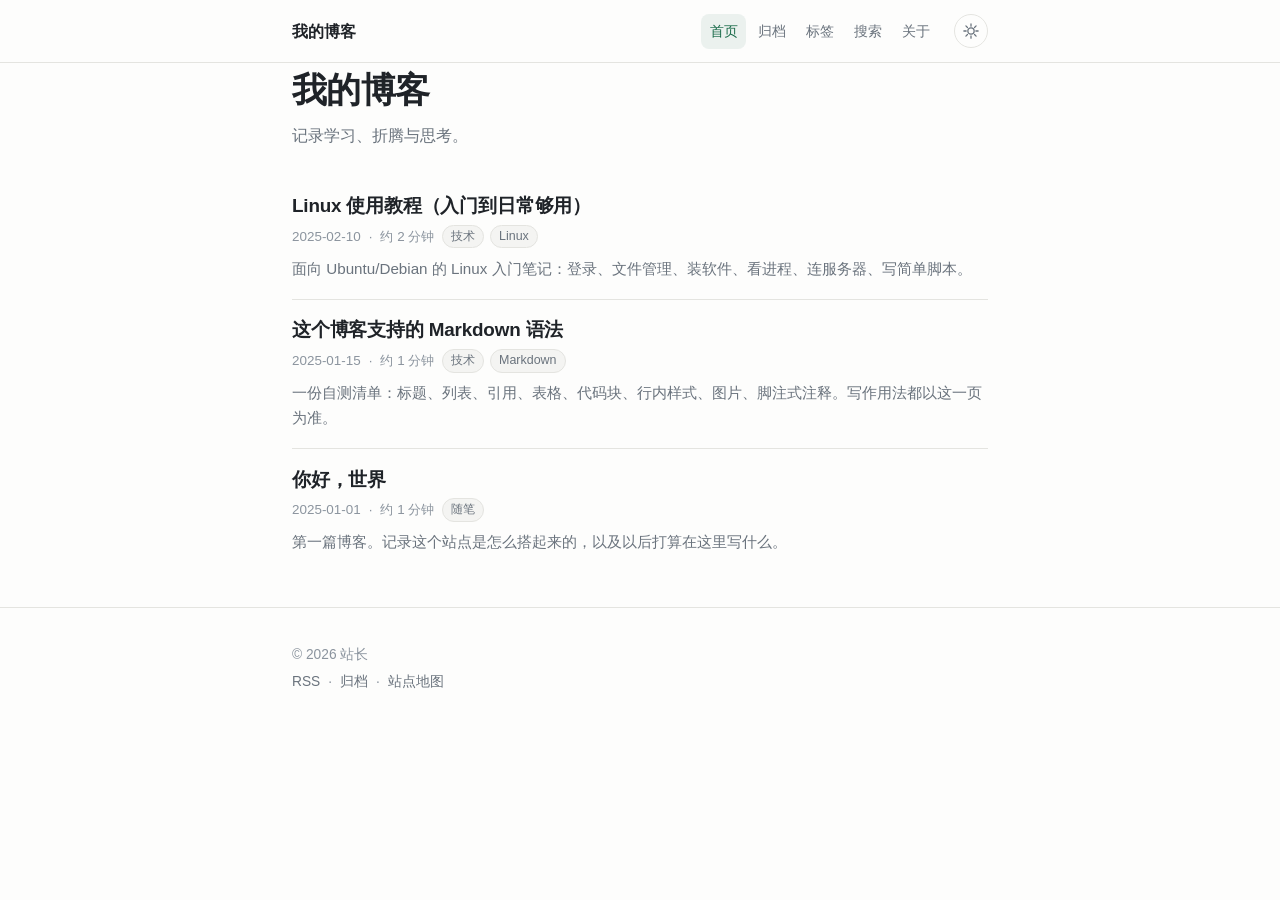
<file: my-blog/public/index.html>
<!DOCTYPE html>
<html lang="zh-CN" data-theme="light">
<head>
<meta charset="utf-8">
<meta name="viewport" content="width=device-width, initial-scale=1">
<title>我的博客</title>
<meta name="description" content="记录学习、折腾与思考。">

<meta property="og:type" content="website">
<meta property="og:title" content="我的博客">
<meta property="og:description" content="记录学习、折腾与思考。">
<meta name="theme-color" content="#ffffff" media="(prefers-color-scheme: light)">
<meta name="theme-color" content="#0f1115" media="(prefers-color-scheme: dark)">
<link rel="stylesheet" href="style.css">
<link rel="alternate" type="application/rss+xml" title="我的博客" href="feed.xml">
<script>(function(){try{var t=localStorage.getItem("theme");if(!t){t=window.matchMedia("(prefers-color-scheme: dark)").matches?"dark":"light";}document.documentElement.dataset.theme=t;}catch(e){}})();</script>
</head>
<body>
<a class="skip" href="#main">跳到正文</a>
<header class="site-header">
  <div class="wrap header-inner">
    <a class="brand" href="index.html">我的博客</a>
    <nav class="nav"><a href="index.html" class="active">首页</a><a href="archive.html">归档</a><a href="tags/index.html">标签</a><a href="search.html">搜索</a><a href="about.html">关于</a></nav>
    <button class="theme-toggle" id="theme-toggle" type="button" aria-label="切换深浅色">
      <svg class="icon-sun" viewBox="0 0 24 24" width="18" height="18" aria-hidden="true"><circle cx="12" cy="12" r="4.2"/><path d="M12 2.5v3M12 18.5v3M2.5 12h3M18.5 12h3M5.2 5.2l2.1 2.1M16.7 16.7l2.1 2.1M18.8 5.2l-2.1 2.1M7.3 16.7l-2.1 2.1"/></svg>
      <svg class="icon-moon" viewBox="0 0 24 24" width="18" height="18" aria-hidden="true"><path d="M20 14.5A8.5 8.5 0 0 1 9.5 4a8.5 8.5 0 1 0 10.5 10.5z"/></svg>
    </button>
  </div>
</header>
<main id="main" class="wrap">
<section class="hero"><h1>我的博客</h1><p class="hero-desc">记录学习、折腾与思考。</p></section><ul class="post-list"><li class="post-item"><a class="post-link" href="posts/linux-tutorial.html"><h2>Linux 使用教程（入门到日常够用）</h2></a><div class="post-meta"><time datetime="2025-02-10">2025-02-10</time><span>·</span><span>约 2 分钟</span><div class="chips"><a class="chip" href="tags/技术.html">技术</a><a class="chip" href="tags/linux.html">Linux</a></div></div><p class="summary">面向 Ubuntu/Debian 的 Linux 入门笔记：登录、文件管理、装软件、看进程、连服务器、写简单脚本。</p></li><li class="post-item"><a class="post-link" href="posts/markdown-cheatsheet.html"><h2>这个博客支持的 Markdown 语法</h2></a><div class="post-meta"><time datetime="2025-01-15">2025-01-15</time><span>·</span><span>约 1 分钟</span><div class="chips"><a class="chip" href="tags/技术.html">技术</a><a class="chip" href="tags/markdown.html">Markdown</a></div></div><p class="summary">一份自测清单：标题、列表、引用、表格、代码块、行内样式、图片、脚注式注释。写作用法都以这一页为准。</p></li><li class="post-item"><a class="post-link" href="posts/hello-world.html"><h2>你好，世界</h2></a><div class="post-meta"><time datetime="2025-01-01">2025-01-01</time><span>·</span><span>约 1 分钟</span><div class="chips"><a class="chip" href="tags/随笔.html">随笔</a></div></div><p class="summary">第一篇博客。记录这个站点是怎么搭起来的，以及以后打算在这里写什么。</p></li></ul>
</main>
<footer class="site-footer">
  <div class="wrap">
    <p>&copy; 2026 站长</p>
    <p class="footer-links"><a href="feed.xml">RSS</a><span>·</span><a href="archive.html">归档</a><span>·</span><a href="sitemap.xml">站点地图</a></p>
  </div>
</footer>
<script src="app.js" defer></script>
</body>
</html>
</file>
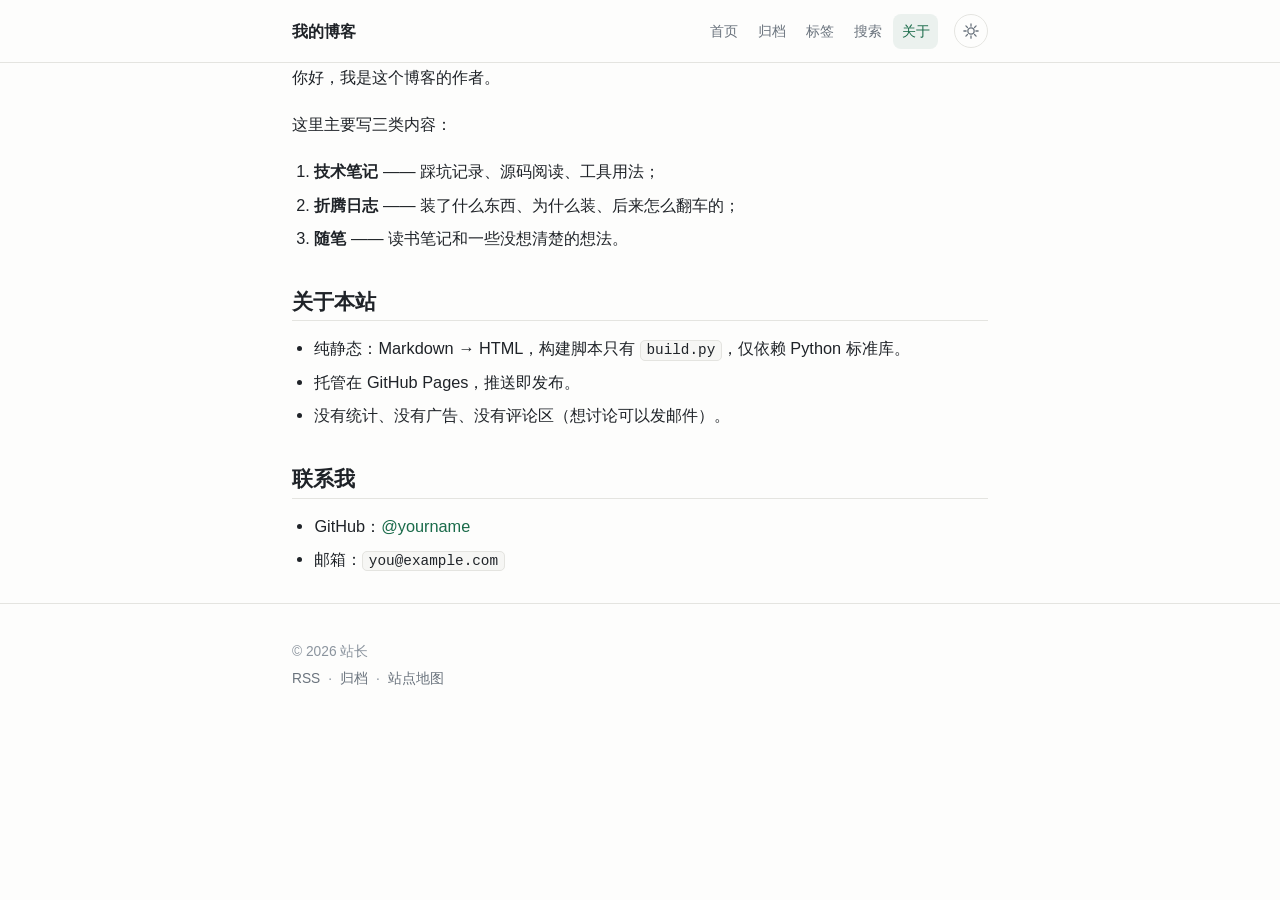
<file: my-blog/public/about.html>
<!DOCTYPE html>
<html lang="zh-CN" data-theme="light">
<head>
<meta charset="utf-8">
<meta name="viewport" content="width=device-width, initial-scale=1">
<title>关于 | 我的博客</title>
<meta name="description" content="记录学习、折腾与思考。">

<meta property="og:type" content="website">
<meta property="og:title" content="关于 | 我的博客">
<meta property="og:description" content="记录学习、折腾与思考。">
<meta name="theme-color" content="#ffffff" media="(prefers-color-scheme: light)">
<meta name="theme-color" content="#0f1115" media="(prefers-color-scheme: dark)">
<link rel="stylesheet" href="style.css">
<link rel="alternate" type="application/rss+xml" title="我的博客" href="feed.xml">
<script>(function(){try{var t=localStorage.getItem("theme");if(!t){t=window.matchMedia("(prefers-color-scheme: dark)").matches?"dark":"light";}document.documentElement.dataset.theme=t;}catch(e){}})();</script>
</head>
<body>
<a class="skip" href="#main">跳到正文</a>
<header class="site-header">
  <div class="wrap header-inner">
    <a class="brand" href="index.html">我的博客</a>
    <nav class="nav"><a href="index.html">首页</a><a href="archive.html">归档</a><a href="tags/index.html">标签</a><a href="search.html">搜索</a><a href="about.html" class="active">关于</a></nav>
    <button class="theme-toggle" id="theme-toggle" type="button" aria-label="切换深浅色">
      <svg class="icon-sun" viewBox="0 0 24 24" width="18" height="18" aria-hidden="true"><circle cx="12" cy="12" r="4.2"/><path d="M12 2.5v3M12 18.5v3M2.5 12h3M18.5 12h3M5.2 5.2l2.1 2.1M16.7 16.7l2.1 2.1M18.8 5.2l-2.1 2.1M7.3 16.7l-2.1 2.1"/></svg>
      <svg class="icon-moon" viewBox="0 0 24 24" width="18" height="18" aria-hidden="true"><path d="M20 14.5A8.5 8.5 0 0 1 9.5 4a8.5 8.5 0 1 0 10.5 10.5z"/></svg>
    </button>
  </div>
</header>
<main id="main" class="wrap">
<article class="post"><div class="post-body"><p>你好，我是这个博客的作者。</p>
<p>这里主要写三类内容：</p>
<ol><li><strong>技术笔记</strong> —— 踩坑记录、源码阅读、工具用法；</li><li><strong>折腾日志</strong> —— 装了什么东西、为什么装、后来怎么翻车的；</li><li><strong>随笔</strong> —— 读书笔记和一些没想清楚的想法。</li></ol>
<h2 id="关于本站">关于本站</h2>
<ul><li>纯静态：Markdown → HTML，构建脚本只有 <code>build.py</code>，仅依赖 Python 标准库。</li><li>托管在 GitHub Pages，推送即发布。</li><li>没有统计、没有广告、没有评论区（想讨论可以发邮件）。</li></ul>
<h2 id="联系我">联系我</h2>
<ul><li>GitHub：<a href="https://github.com/yourname" rel="noopener">@yourname</a></li><li>邮箱：<code>you@example.com</code></li></ul></div></article>
</main>
<footer class="site-footer">
  <div class="wrap">
    <p>&copy; 2026 站长</p>
    <p class="footer-links"><a href="feed.xml">RSS</a><span>·</span><a href="archive.html">归档</a><span>·</span><a href="sitemap.xml">站点地图</a></p>
  </div>
</footer>
<script src="app.js" defer></script>
</body>
</html>
</file>
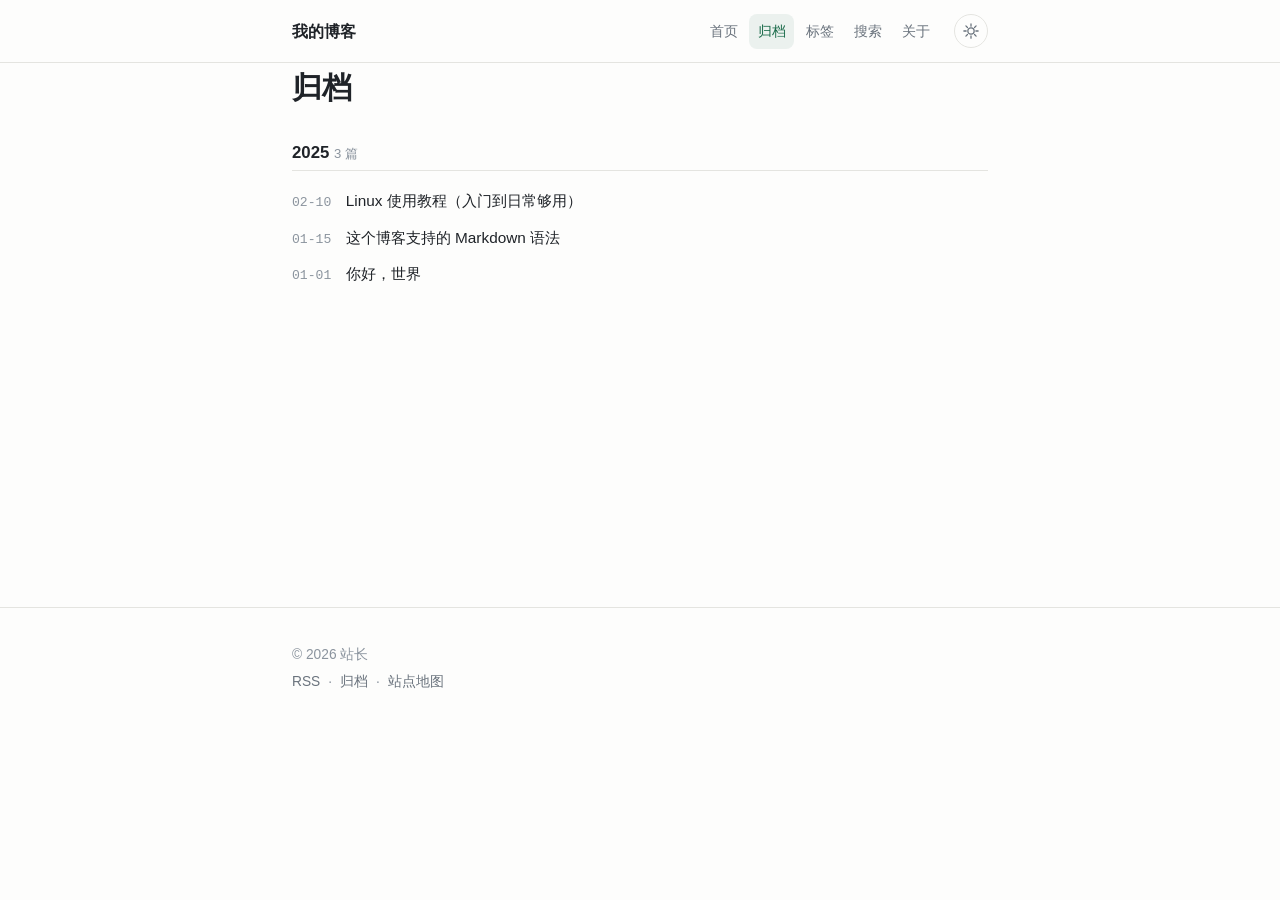
<file: my-blog/public/archive.html>
<!DOCTYPE html>
<html lang="zh-CN" data-theme="light">
<head>
<meta charset="utf-8">
<meta name="viewport" content="width=device-width, initial-scale=1">
<title>归档 | 我的博客</title>
<meta name="description" content="记录学习、折腾与思考。">

<meta property="og:type" content="website">
<meta property="og:title" content="归档 | 我的博客">
<meta property="og:description" content="记录学习、折腾与思考。">
<meta name="theme-color" content="#ffffff" media="(prefers-color-scheme: light)">
<meta name="theme-color" content="#0f1115" media="(prefers-color-scheme: dark)">
<link rel="stylesheet" href="style.css">
<link rel="alternate" type="application/rss+xml" title="我的博客" href="feed.xml">
<script>(function(){try{var t=localStorage.getItem("theme");if(!t){t=window.matchMedia("(prefers-color-scheme: dark)").matches?"dark":"light";}document.documentElement.dataset.theme=t;}catch(e){}})();</script>
</head>
<body>
<a class="skip" href="#main">跳到正文</a>
<header class="site-header">
  <div class="wrap header-inner">
    <a class="brand" href="index.html">我的博客</a>
    <nav class="nav"><a href="index.html">首页</a><a href="archive.html" class="active">归档</a><a href="tags/index.html">标签</a><a href="search.html">搜索</a><a href="about.html">关于</a></nav>
    <button class="theme-toggle" id="theme-toggle" type="button" aria-label="切换深浅色">
      <svg class="icon-sun" viewBox="0 0 24 24" width="18" height="18" aria-hidden="true"><circle cx="12" cy="12" r="4.2"/><path d="M12 2.5v3M12 18.5v3M2.5 12h3M18.5 12h3M5.2 5.2l2.1 2.1M16.7 16.7l2.1 2.1M18.8 5.2l-2.1 2.1M7.3 16.7l-2.1 2.1"/></svg>
      <svg class="icon-moon" viewBox="0 0 24 24" width="18" height="18" aria-hidden="true"><path d="M20 14.5A8.5 8.5 0 0 1 9.5 4a8.5 8.5 0 1 0 10.5 10.5z"/></svg>
    </button>
  </div>
</header>
<main id="main" class="wrap">
<h1>归档</h1><section class="year-group"><h2>2025 <span class="count">3 篇</span></h2><ul><li><time datetime="2025-02-10">02-10</time><a href="posts/linux-tutorial.html">Linux 使用教程（入门到日常够用）</a></li><li><time datetime="2025-01-15">01-15</time><a href="posts/markdown-cheatsheet.html">这个博客支持的 Markdown 语法</a></li><li><time datetime="2025-01-01">01-01</time><a href="posts/hello-world.html">你好，世界</a></li></ul></section>
</main>
<footer class="site-footer">
  <div class="wrap">
    <p>&copy; 2026 站长</p>
    <p class="footer-links"><a href="feed.xml">RSS</a><span>·</span><a href="archive.html">归档</a><span>·</span><a href="sitemap.xml">站点地图</a></p>
  </div>
</footer>
<script src="app.js" defer></script>
</body>
</html>
</file>
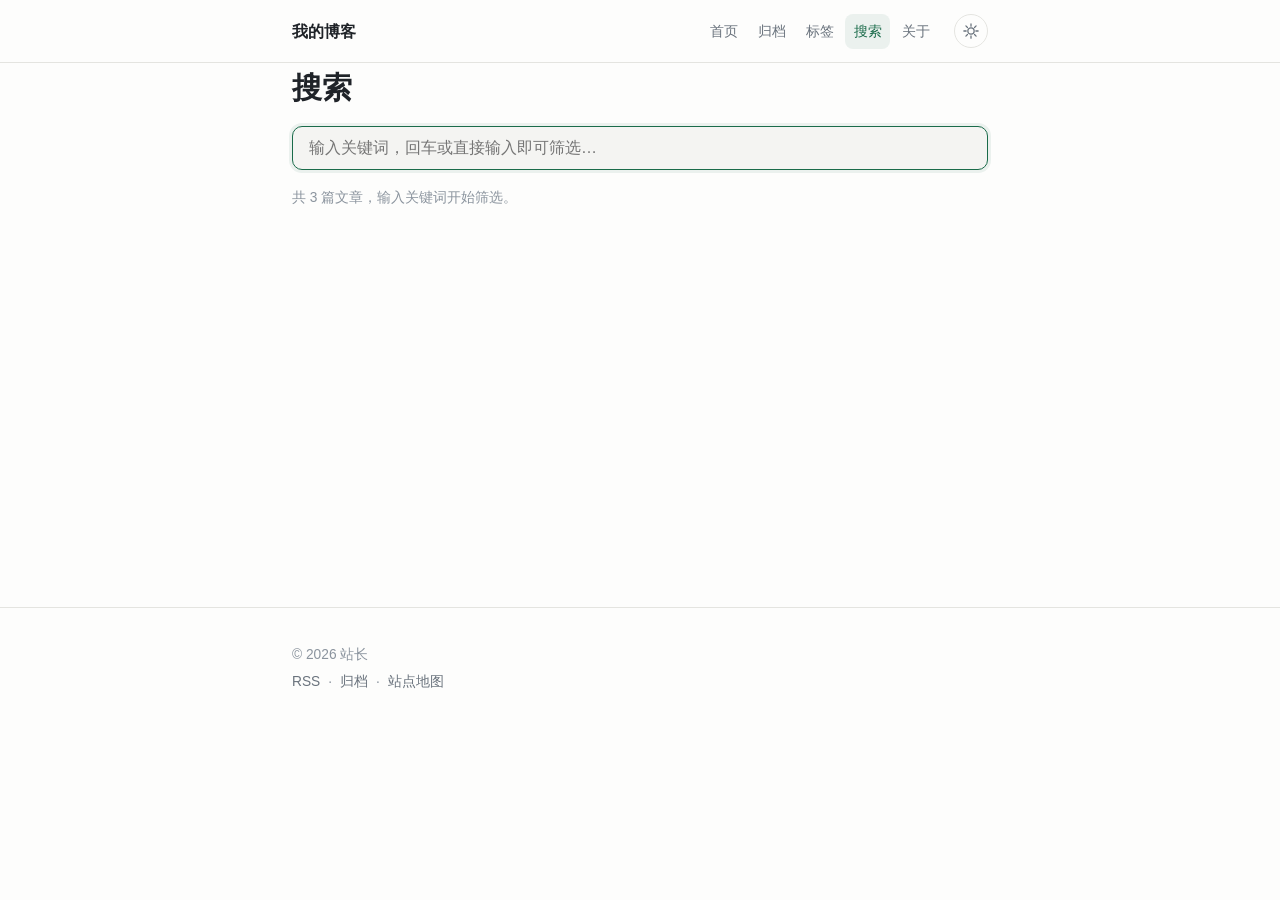
<file: my-blog/public/search.html>
<!DOCTYPE html>
<html lang="zh-CN" data-theme="light">
<head>
<meta charset="utf-8">
<meta name="viewport" content="width=device-width, initial-scale=1">
<title>搜索 | 我的博客</title>
<meta name="description" content="记录学习、折腾与思考。">

<meta property="og:type" content="website">
<meta property="og:title" content="搜索 | 我的博客">
<meta property="og:description" content="记录学习、折腾与思考。">
<meta name="theme-color" content="#ffffff" media="(prefers-color-scheme: light)">
<meta name="theme-color" content="#0f1115" media="(prefers-color-scheme: dark)">
<link rel="stylesheet" href="style.css">
<link rel="alternate" type="application/rss+xml" title="我的博客" href="feed.xml">
<script>(function(){try{var t=localStorage.getItem("theme");if(!t){t=window.matchMedia("(prefers-color-scheme: dark)").matches?"dark":"light";}document.documentElement.dataset.theme=t;}catch(e){}})();</script>
</head>
<body>
<a class="skip" href="#main">跳到正文</a>
<header class="site-header">
  <div class="wrap header-inner">
    <a class="brand" href="index.html">我的博客</a>
    <nav class="nav"><a href="index.html">首页</a><a href="archive.html">归档</a><a href="tags/index.html">标签</a><a href="search.html" class="active">搜索</a><a href="about.html">关于</a></nav>
    <button class="theme-toggle" id="theme-toggle" type="button" aria-label="切换深浅色">
      <svg class="icon-sun" viewBox="0 0 24 24" width="18" height="18" aria-hidden="true"><circle cx="12" cy="12" r="4.2"/><path d="M12 2.5v3M12 18.5v3M2.5 12h3M18.5 12h3M5.2 5.2l2.1 2.1M16.7 16.7l2.1 2.1M18.8 5.2l-2.1 2.1M7.3 16.7l-2.1 2.1"/></svg>
      <svg class="icon-moon" viewBox="0 0 24 24" width="18" height="18" aria-hidden="true"><path d="M20 14.5A8.5 8.5 0 0 1 9.5 4a8.5 8.5 0 1 0 10.5 10.5z"/></svg>
    </button>
  </div>
</header>
<main id="main" class="wrap">
<h1>搜索</h1>
<form class="search-form" role="search" onsubmit="return false">
  <input id="search-input" type="search" placeholder="输入关键词，回车或直接输入即可筛选…" autocomplete="off" autofocus>
</form>
<p class="search-hint" id="search-hint"></p>
<ul class="post-list" id="search-results"></ul>
</main>
<footer class="site-footer">
  <div class="wrap">
    <p>&copy; 2026 站长</p>
    <p class="footer-links"><a href="feed.xml">RSS</a><span>·</span><a href="archive.html">归档</a><span>·</span><a href="sitemap.xml">站点地图</a></p>
  </div>
</footer>
<script src="app.js" defer></script>
</body>
</html>
</file>
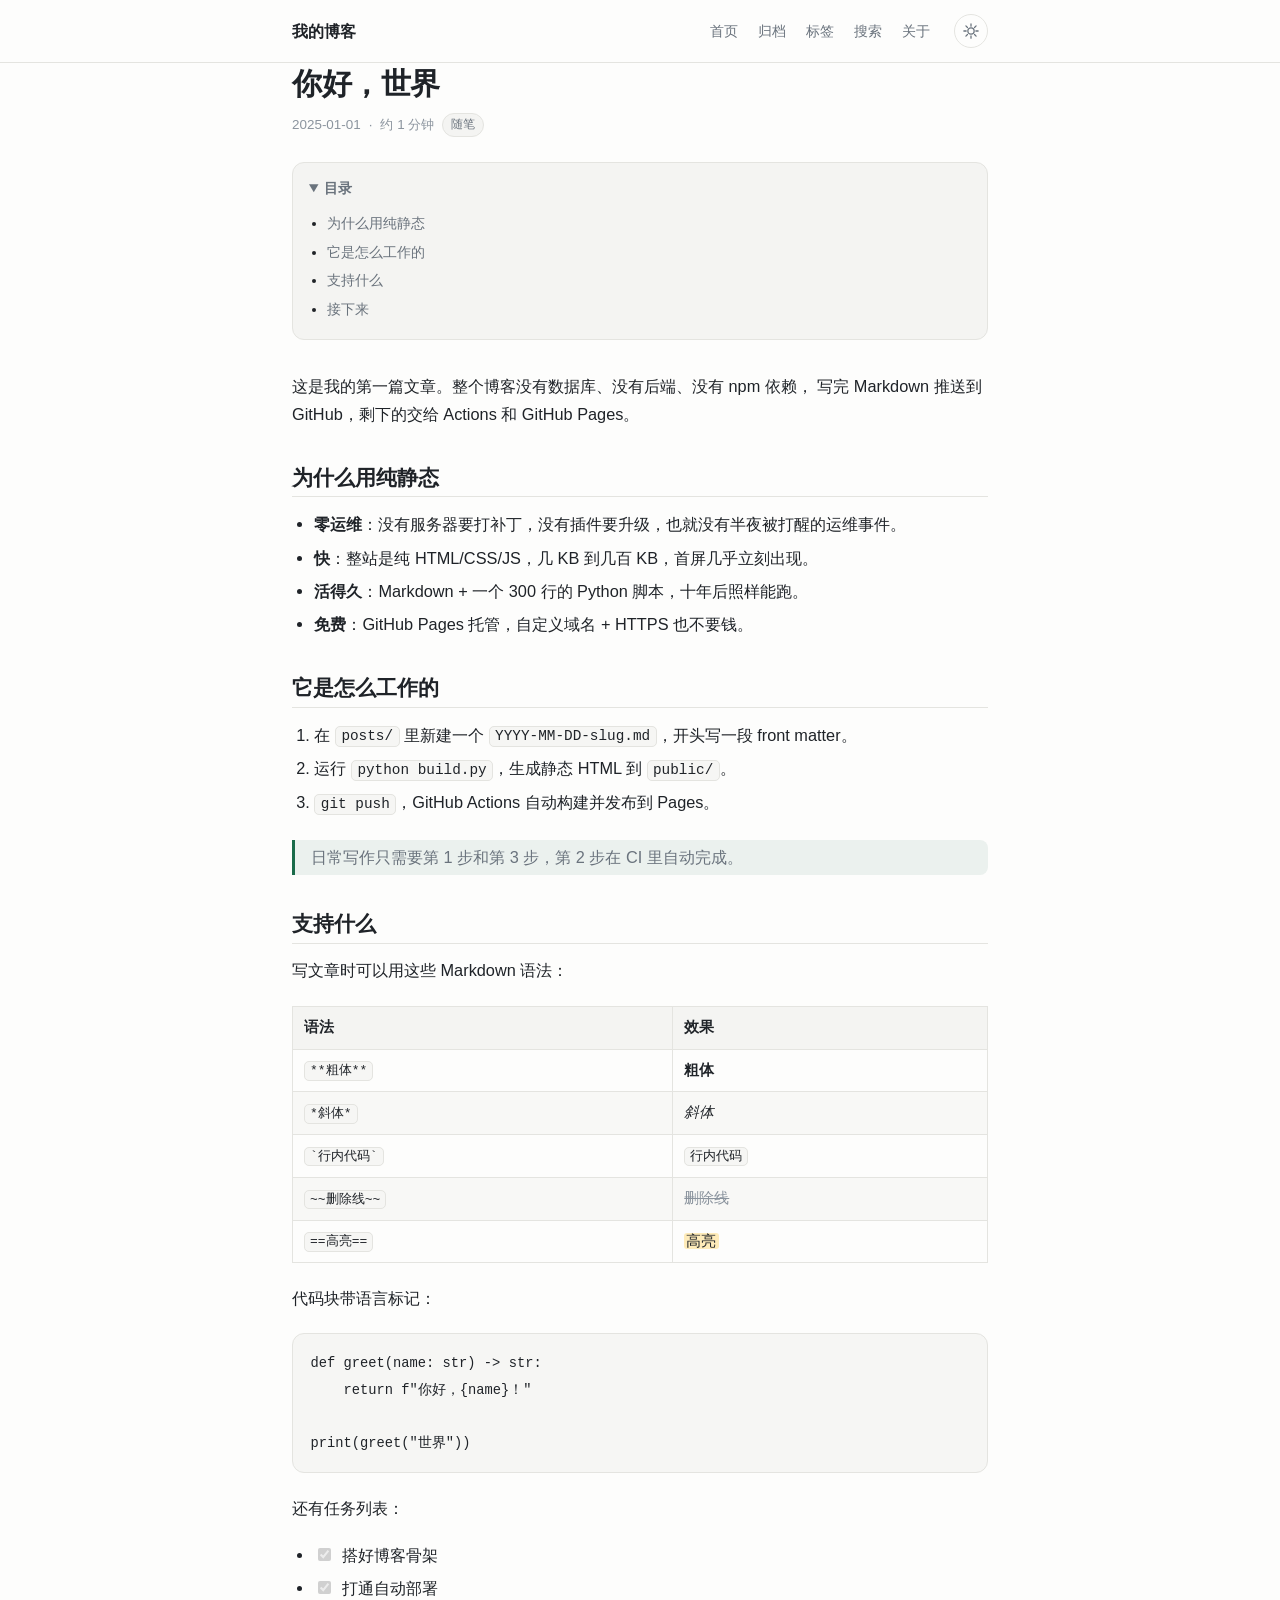
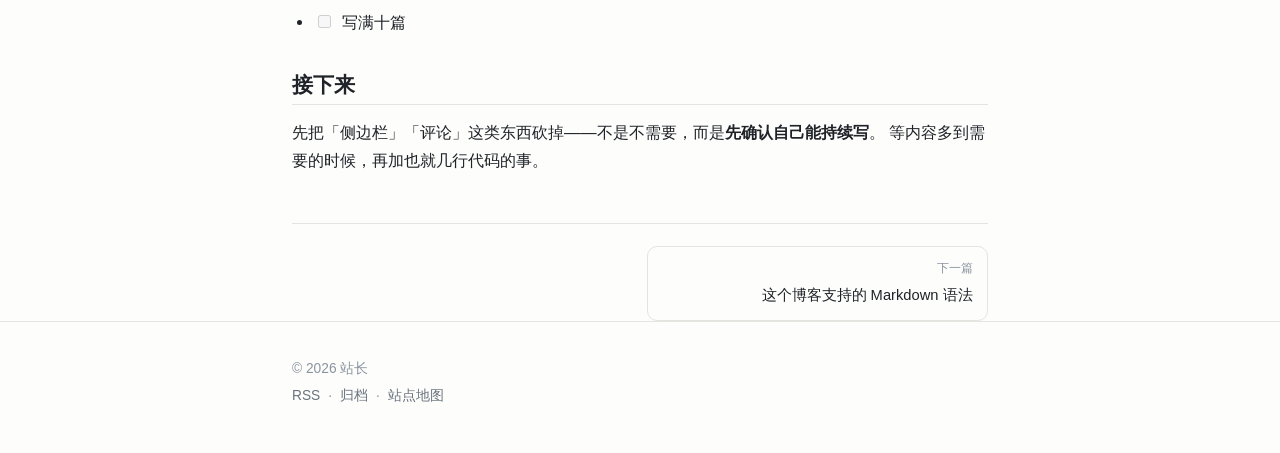
<file: my-blog/public/posts/hello-world.html>
<!DOCTYPE html>
<html lang="zh-CN" data-theme="light">
<head>
<meta charset="utf-8">
<meta name="viewport" content="width=device-width, initial-scale=1">
<title>你好，世界 | 我的博客</title>
<meta name="description" content="第一篇博客。记录这个站点是怎么搭起来的，以及以后打算在这里写什么。">

<meta property="og:type" content="article">
<meta property="og:title" content="你好，世界 | 我的博客">
<meta property="og:description" content="第一篇博客。记录这个站点是怎么搭起来的，以及以后打算在这里写什么。">
<meta name="theme-color" content="#ffffff" media="(prefers-color-scheme: light)">
<meta name="theme-color" content="#0f1115" media="(prefers-color-scheme: dark)">
<link rel="stylesheet" href="../style.css">
<link rel="alternate" type="application/rss+xml" title="我的博客" href="../feed.xml">
<script>(function(){try{var t=localStorage.getItem("theme");if(!t){t=window.matchMedia("(prefers-color-scheme: dark)").matches?"dark":"light";}document.documentElement.dataset.theme=t;}catch(e){}})();</script>
</head>
<body>
<a class="skip" href="#main">跳到正文</a>
<header class="site-header">
  <div class="wrap header-inner">
    <a class="brand" href="../index.html">我的博客</a>
    <nav class="nav"><a href="../index.html">首页</a><a href="../archive.html">归档</a><a href="../tags/index.html">标签</a><a href="../search.html">搜索</a><a href="../about.html">关于</a></nav>
    <button class="theme-toggle" id="theme-toggle" type="button" aria-label="切换深浅色">
      <svg class="icon-sun" viewBox="0 0 24 24" width="18" height="18" aria-hidden="true"><circle cx="12" cy="12" r="4.2"/><path d="M12 2.5v3M12 18.5v3M2.5 12h3M18.5 12h3M5.2 5.2l2.1 2.1M16.7 16.7l2.1 2.1M18.8 5.2l-2.1 2.1M7.3 16.7l-2.1 2.1"/></svg>
      <svg class="icon-moon" viewBox="0 0 24 24" width="18" height="18" aria-hidden="true"><path d="M20 14.5A8.5 8.5 0 0 1 9.5 4a8.5 8.5 0 1 0 10.5 10.5z"/></svg>
    </button>
  </div>
</header>
<main id="main" class="wrap">
<article class="post"><header class="post-header"><h1>你好，世界</h1><div class="post-meta"><time datetime="2025-01-01">2025-01-01</time><span>·</span><span>约 1 分钟</span><div class="chips"><a class="chip" href="../tags/随笔.html">随笔</a></div></div></header><details class="toc" open><summary>目录</summary><ul><li><a href="#为什么用纯静态">为什么用纯静态</a></li><li><a href="#它是怎么工作的">它是怎么工作的</a></li><li><a href="#支持什么">支持什么</a></li><li><a href="#接下来">接下来</a></li></ul></details><div class="post-body"><p>这是我的第一篇文章。整个博客没有数据库、没有后端、没有 npm 依赖，
写完 Markdown 推送到 GitHub，剩下的交给 Actions 和 GitHub Pages。</p>
<h2 id="为什么用纯静态">为什么用纯静态</h2>
<ul><li><strong>零运维</strong>：没有服务器要打补丁，没有插件要升级，也就没有半夜被打醒的运维事件。</li><li><strong>快</strong>：整站是纯 HTML/CSS/JS，几 KB 到几百 KB，首屏几乎立刻出现。</li><li><strong>活得久</strong>：Markdown + 一个 300 行的 Python 脚本，十年后照样能跑。</li><li><strong>免费</strong>：GitHub Pages 托管，自定义域名 + HTTPS 也不要钱。</li></ul>
<h2 id="它是怎么工作的">它是怎么工作的</h2>
<ol><li>在 <code>posts/</code> 里新建一个 <code>YYYY-MM-DD-slug.md</code>，开头写一段 front matter。</li><li>运行 <code>python build.py</code>，生成静态 HTML 到 <code>public/</code>。</li><li><code>git push</code>，GitHub Actions 自动构建并发布到 Pages。</li></ol>
<blockquote><p>日常写作只需要第 1 步和第 3 步，第 2 步在 CI 里自动完成。</p></blockquote>
<h2 id="支持什么">支持什么</h2>
<p>写文章时可以用这些 Markdown 语法：</p>
<div class="table-wrap"><table><thead><tr><th>语法</th><th>效果</th></tr></thead><tbody><tr><td><code>**粗体**</code></td><td><strong>粗体</strong></td></tr><tr><td><code>*斜体*</code></td><td><em>斜体</em></td></tr><tr><td><code>`行内代码`</code></td><td><code>行内代码</code></td></tr><tr><td><code>~~删除线~~</code></td><td><del>删除线</del></td></tr><tr><td><code>==高亮==</code></td><td><mark>高亮</mark></td></tr></tbody></table></div>
<p>代码块带语言标记：</p>
<div class="code-block"><pre><code class="language-python">def greet(name: str) -&gt; str:
    return f"你好，{name}！"

print(greet("世界"))</code></pre></div>
<p>还有任务列表：</p>
<ul><li><input type="checkbox" disabled checked> 搭好博客骨架</li><li><input type="checkbox" disabled checked> 打通自动部署</li><li><input type="checkbox" disabled> 写满十篇</li></ul>
<h2 id="接下来">接下来</h2>
<p>先把「侧边栏」「评论」这类东西砍掉——不是不需要，而是<strong>先确认自己能持续写</strong>。
等内容多到需要的时候，再加也就几行代码的事。</p></div></article><nav class="post-nav"><a class="pn next" href="../posts/markdown-cheatsheet.html"><span>下一篇</span>这个博客支持的 Markdown 语法</a></nav>
</main>
<footer class="site-footer">
  <div class="wrap">
    <p>&copy; 2026 站长</p>
    <p class="footer-links"><a href="../feed.xml">RSS</a><span>·</span><a href="../archive.html">归档</a><span>·</span><a href="../sitemap.xml">站点地图</a></p>
  </div>
</footer>
<script src="../app.js" defer></script>
</body>
</html>
</file>
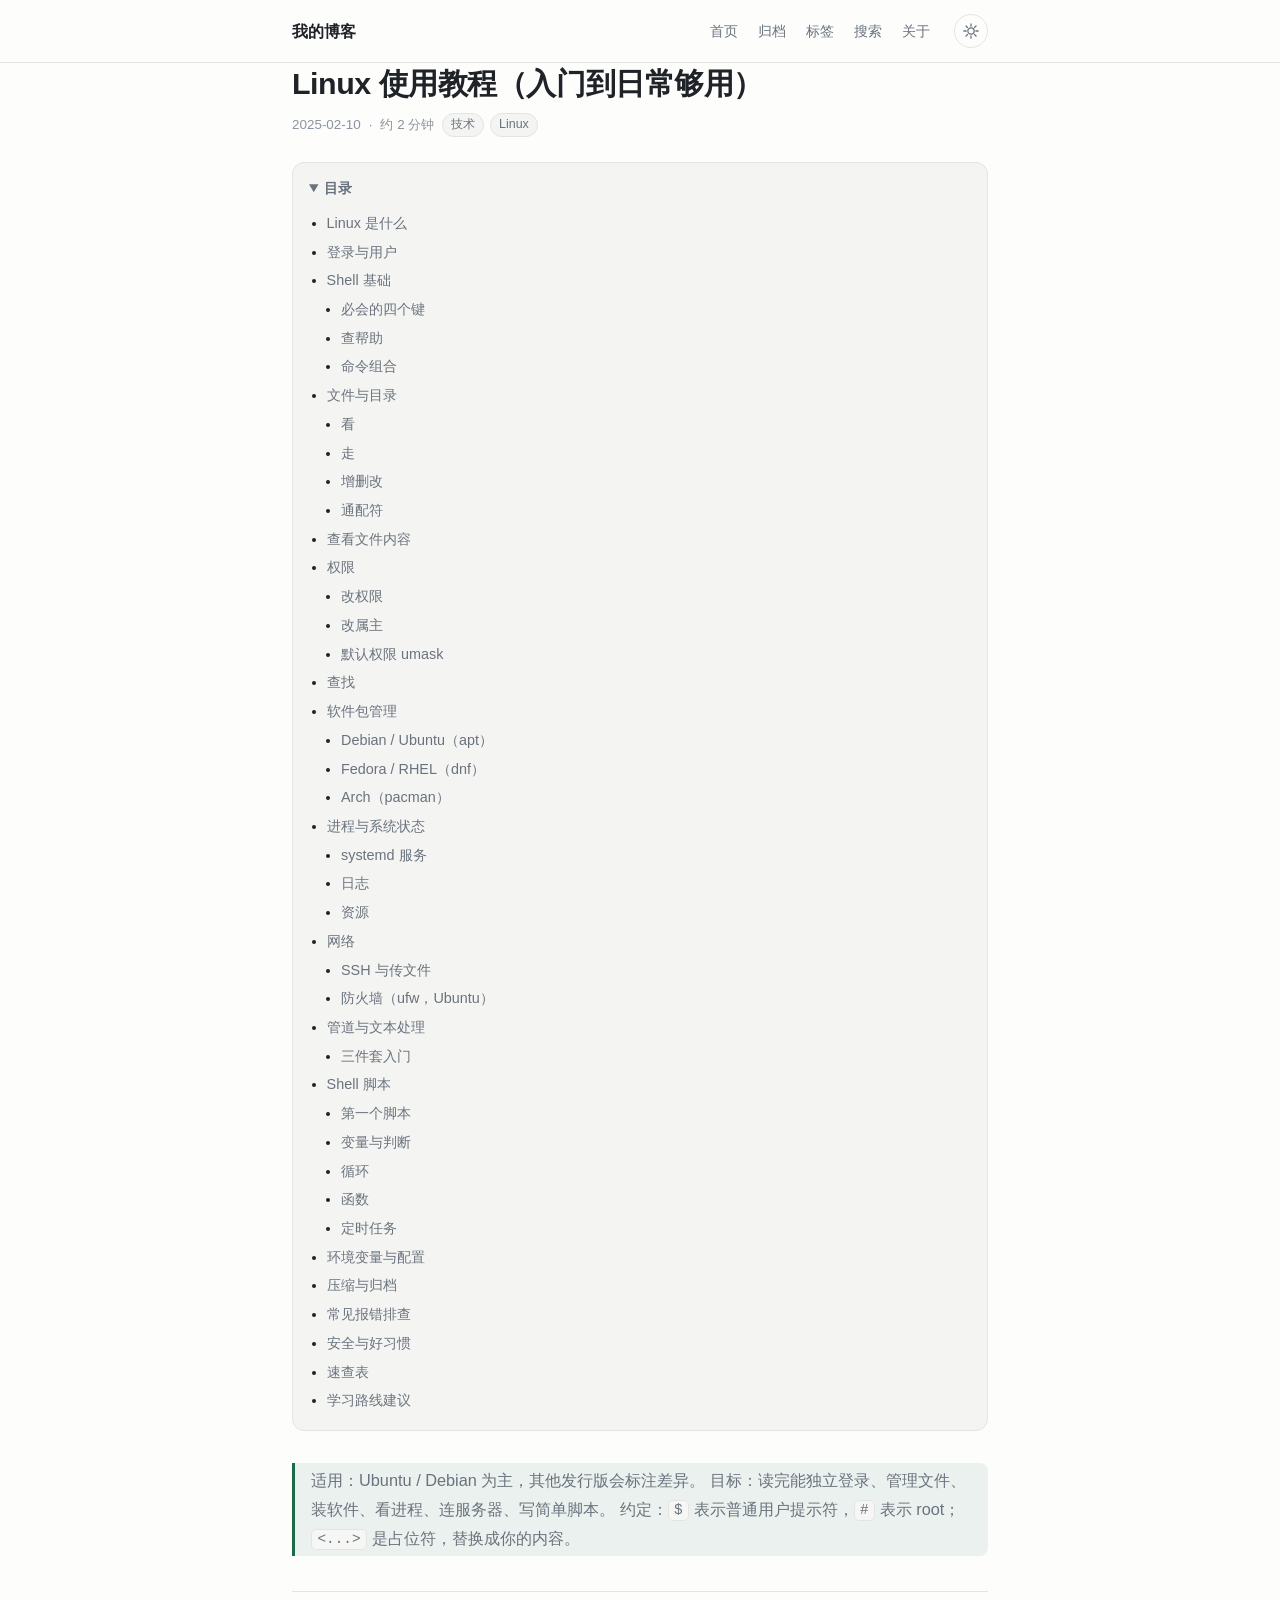
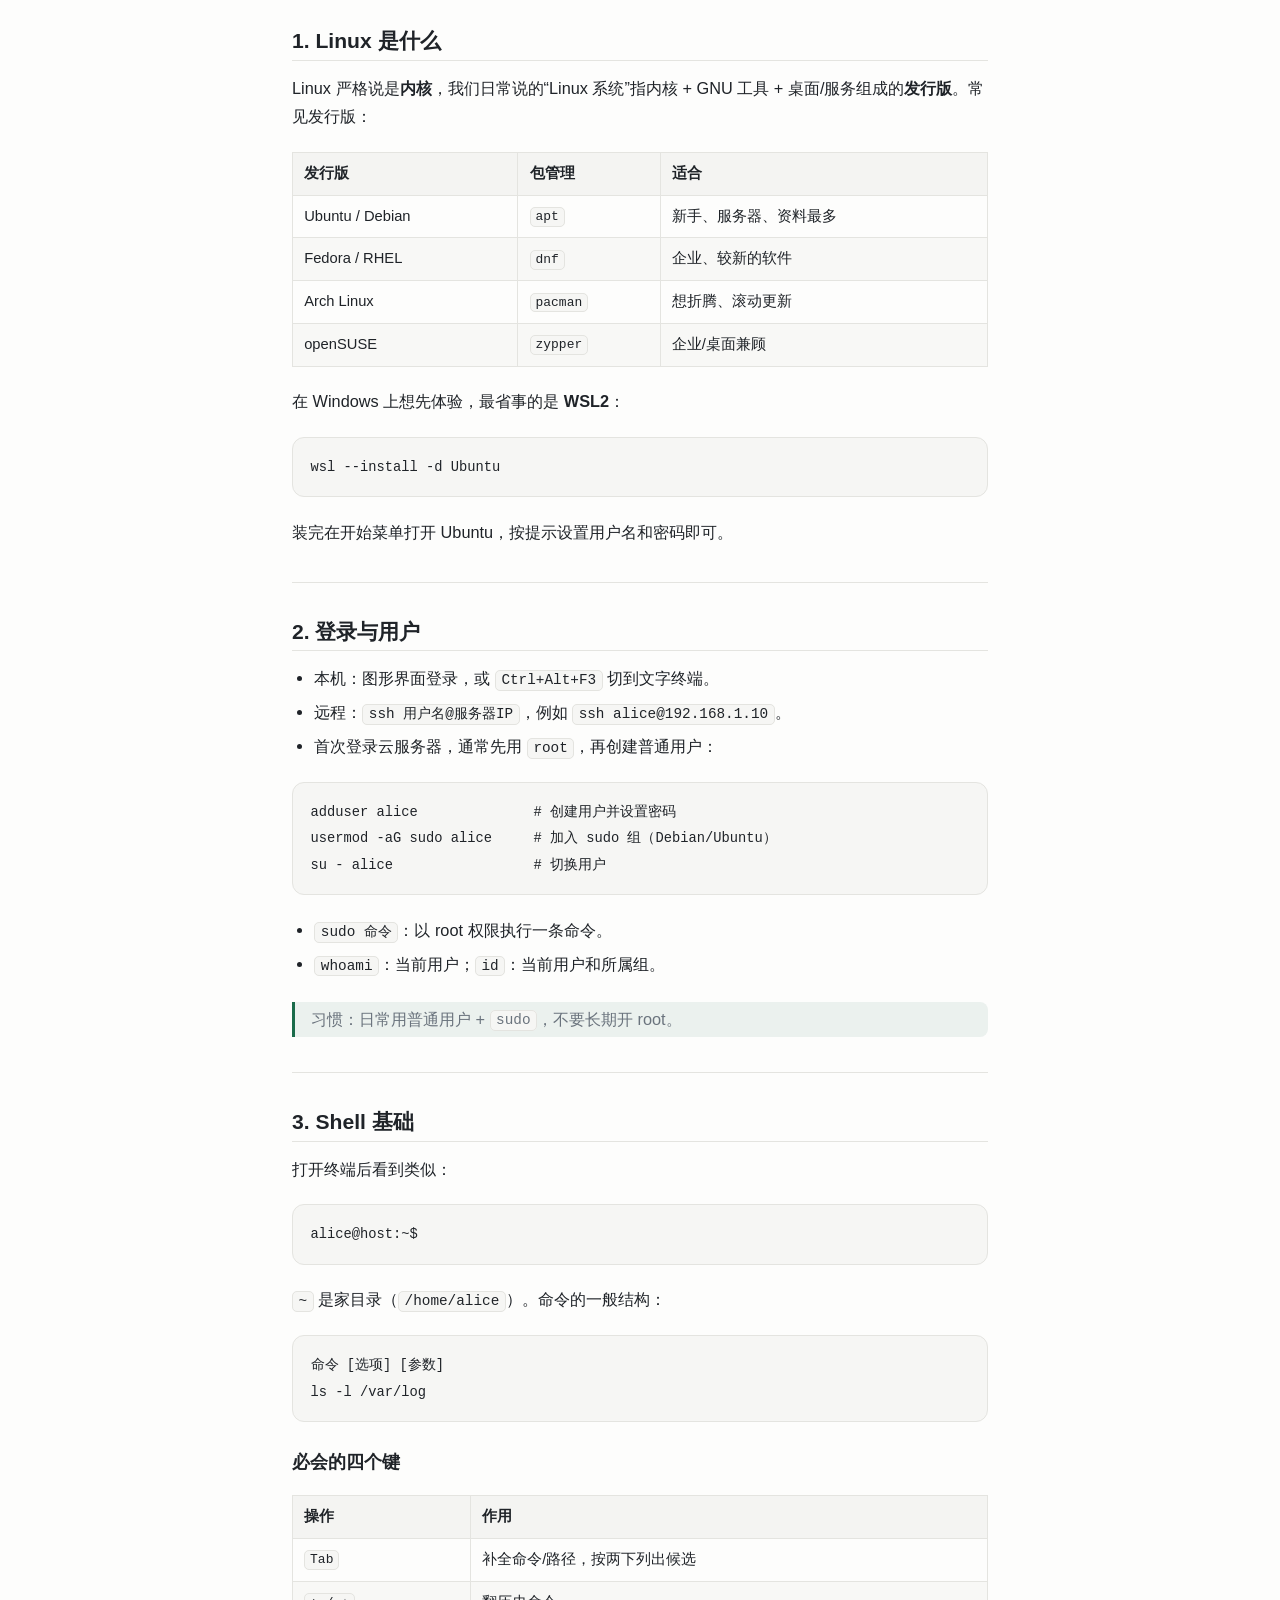
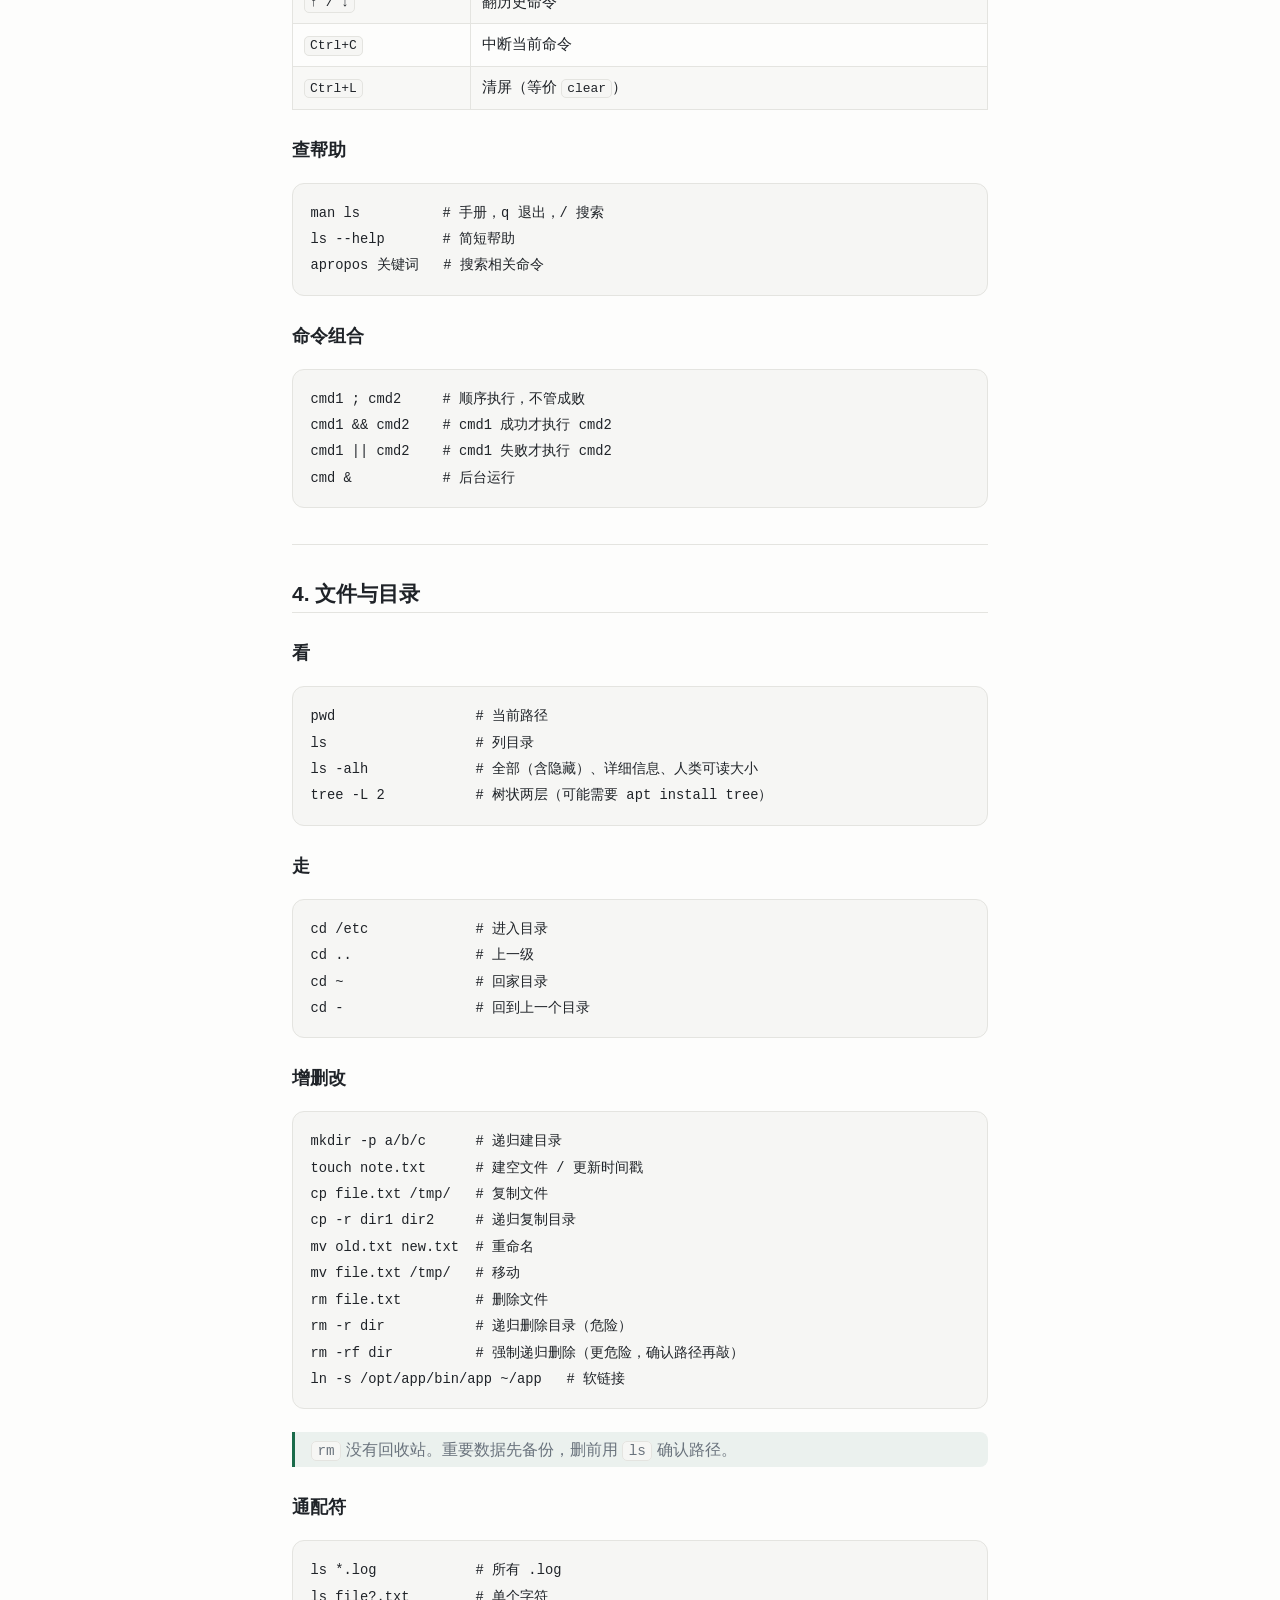
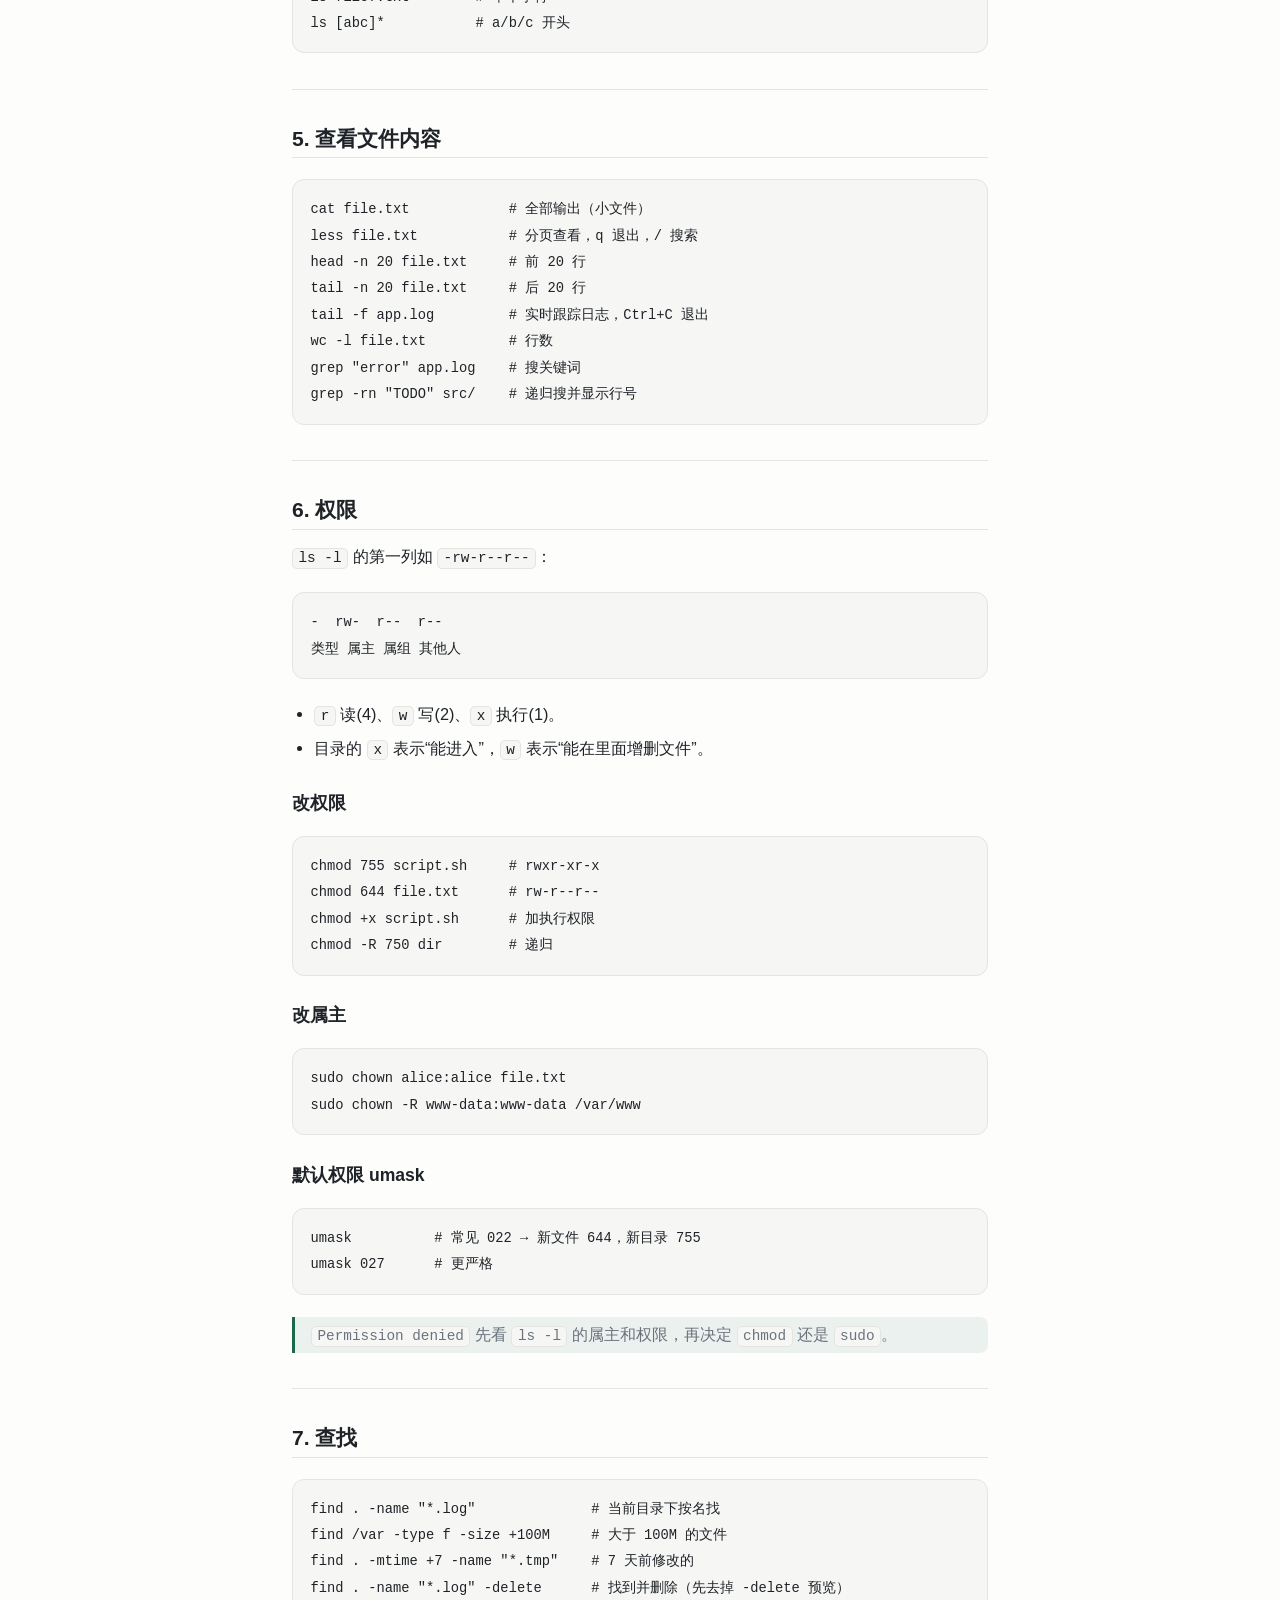
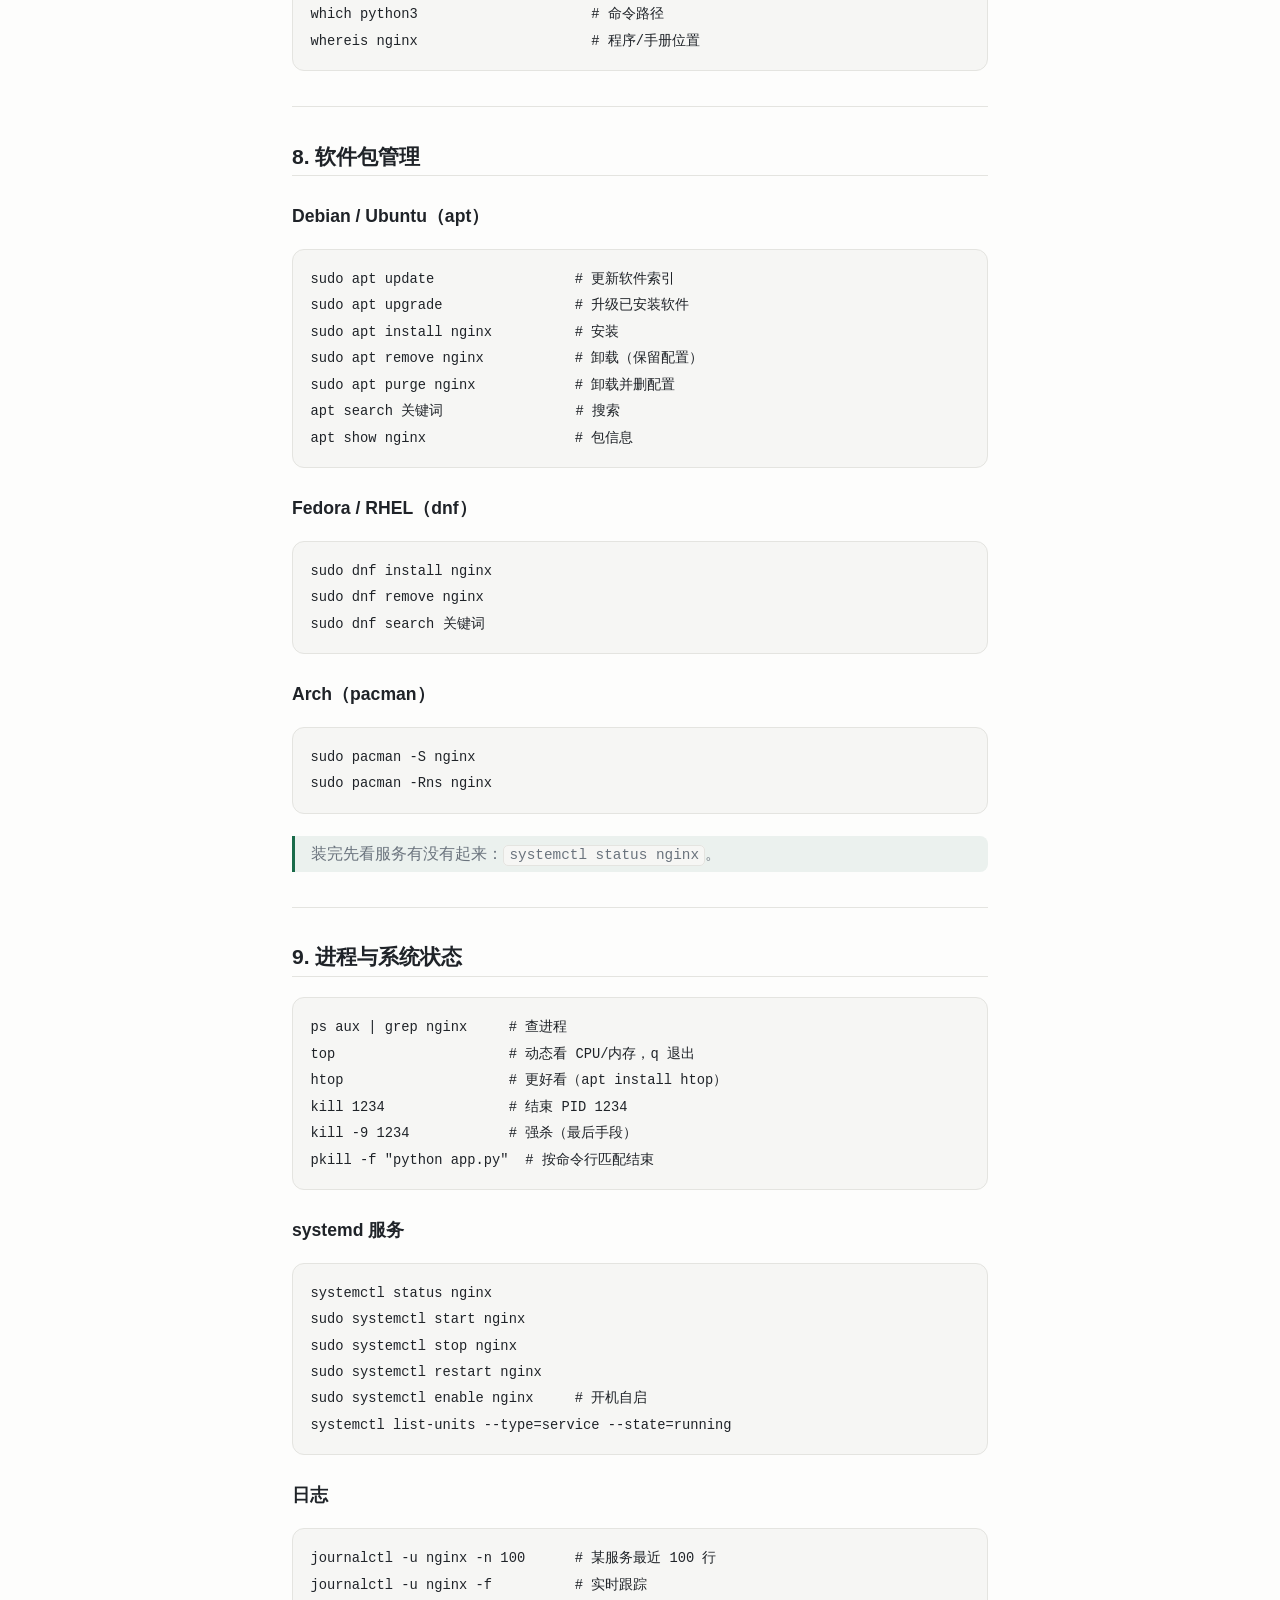
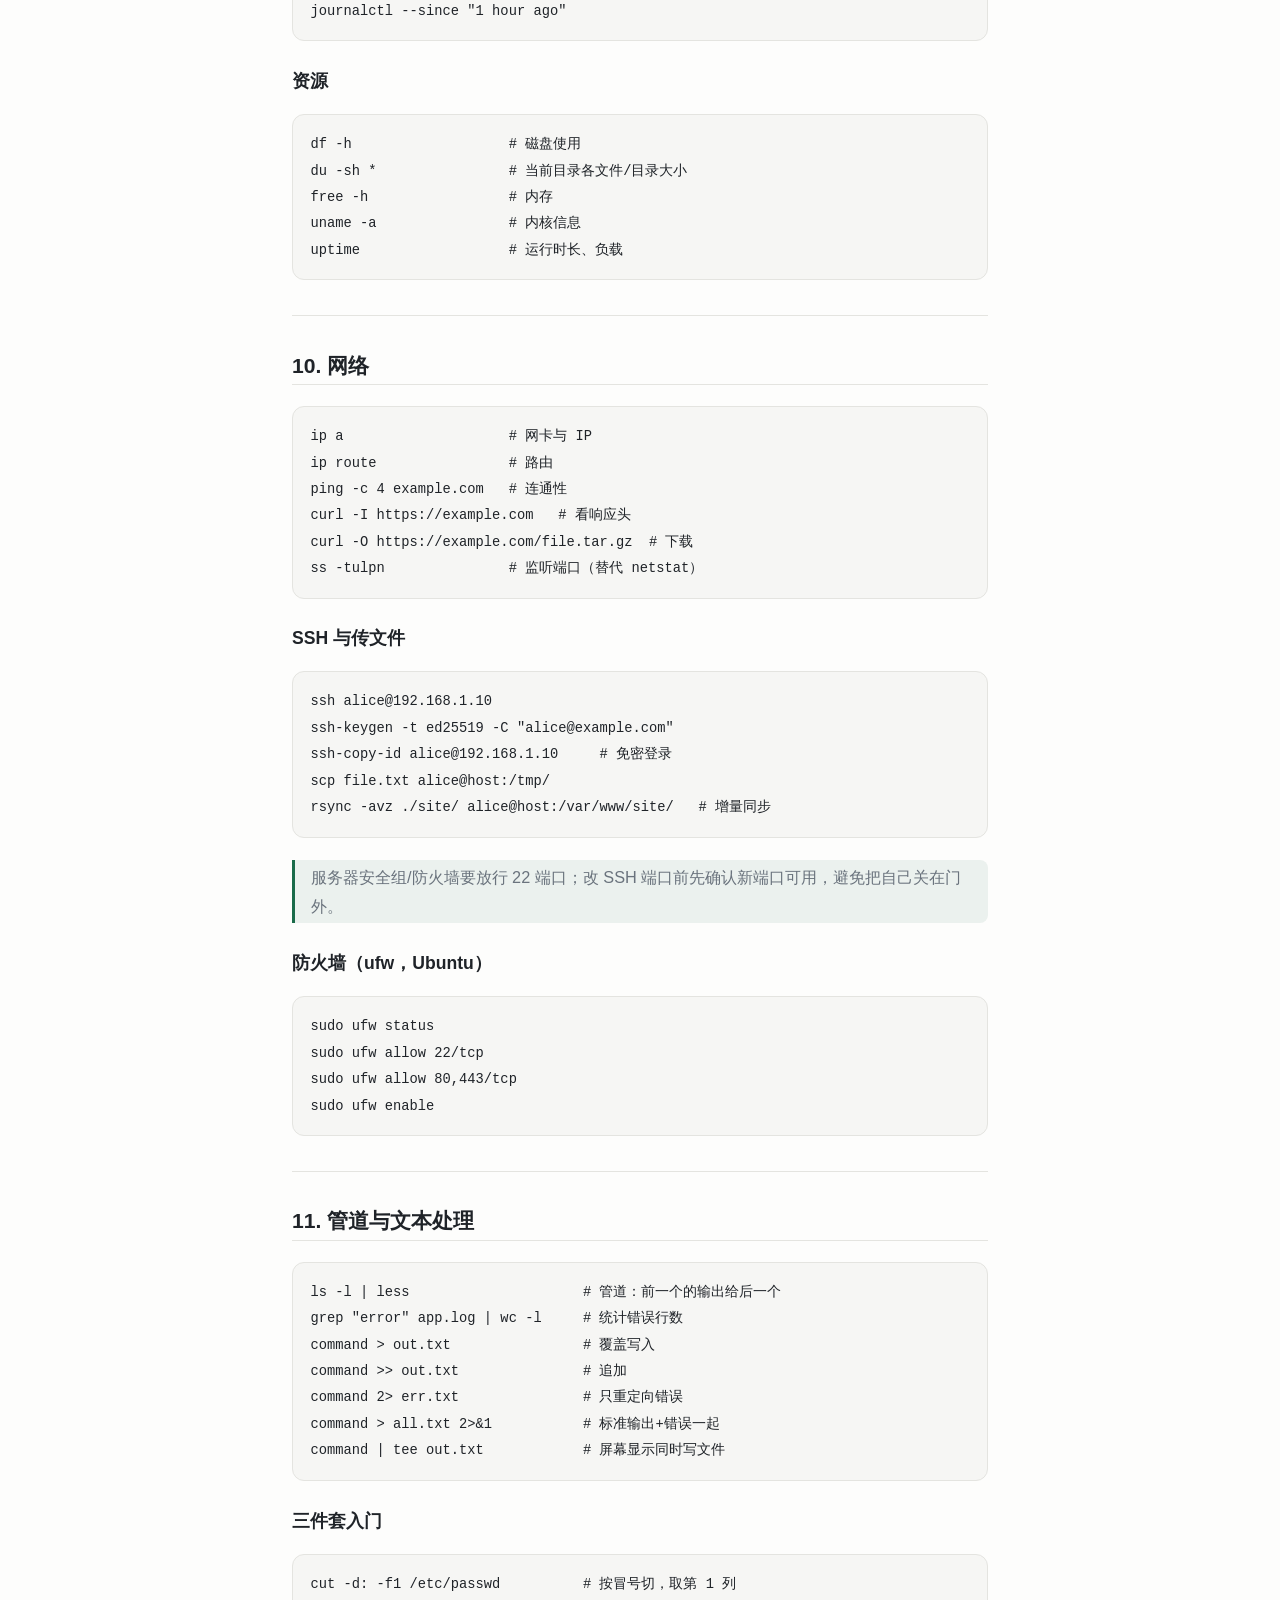
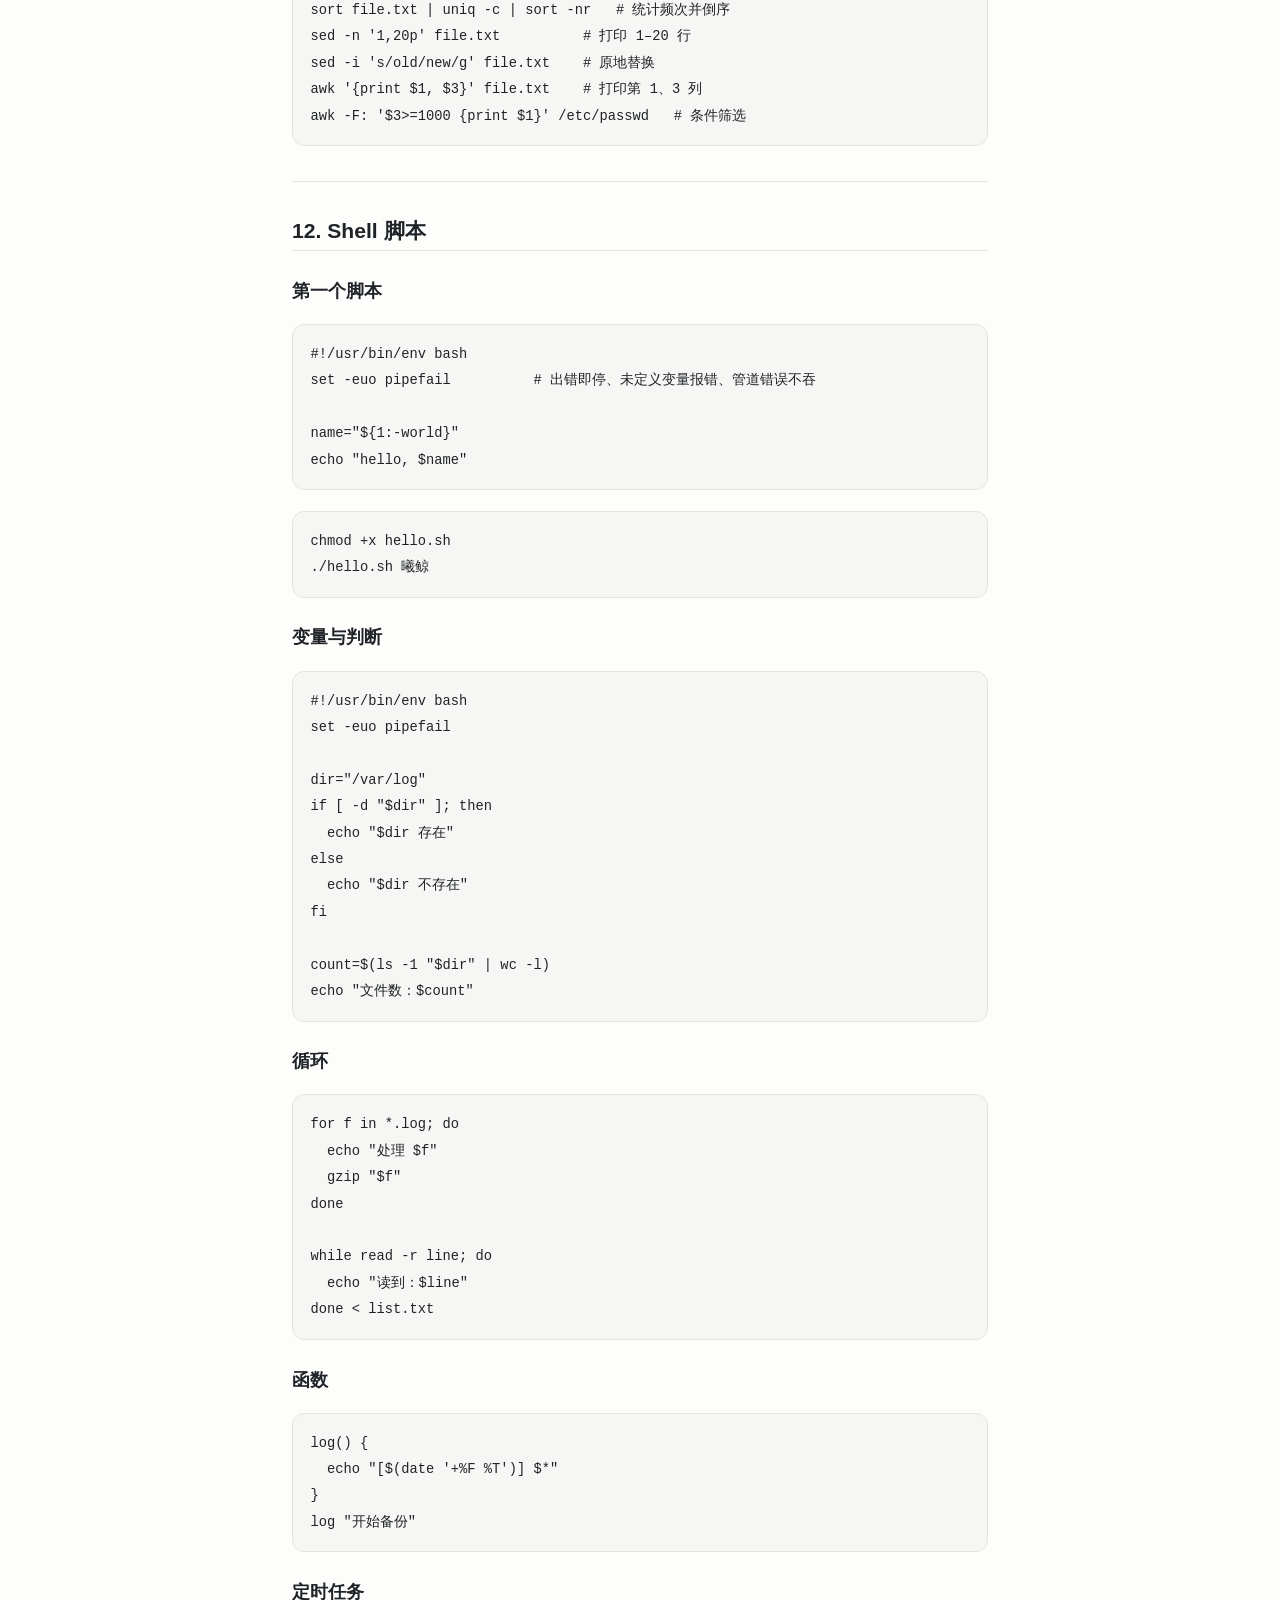
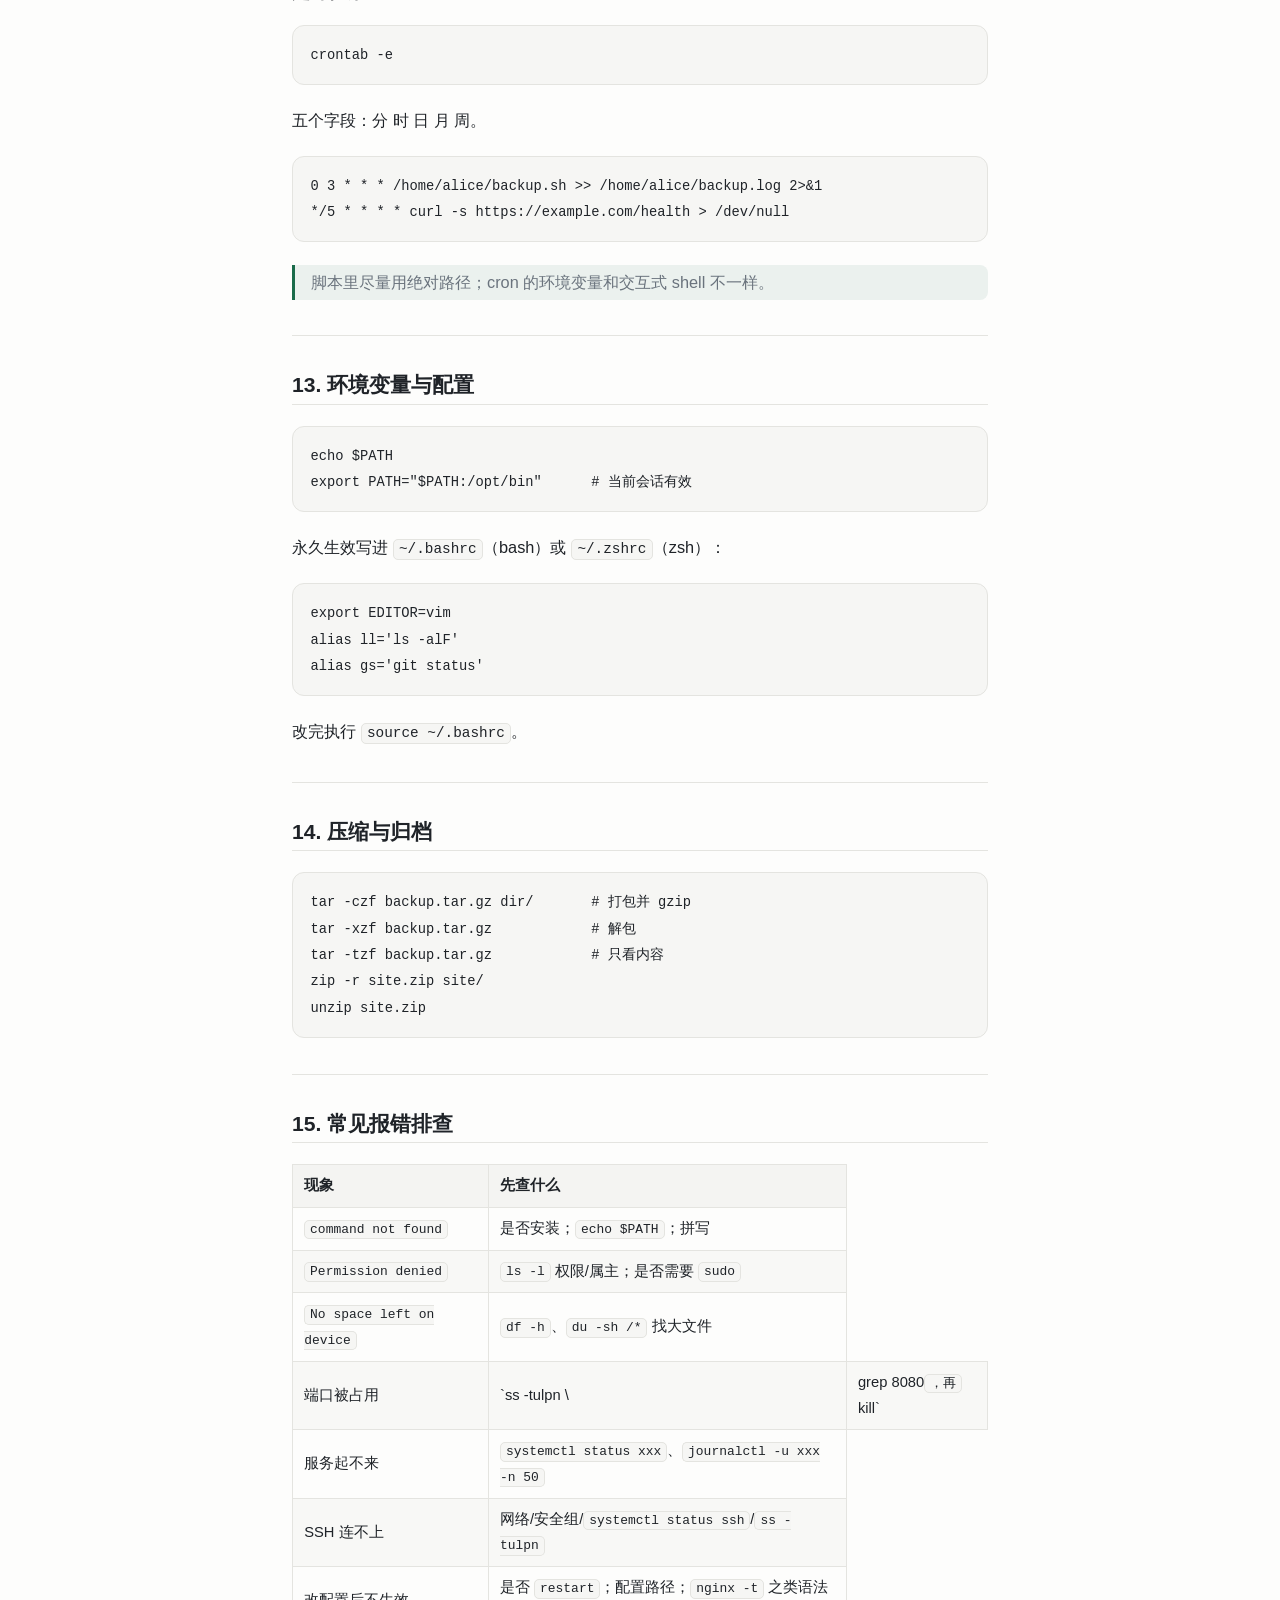
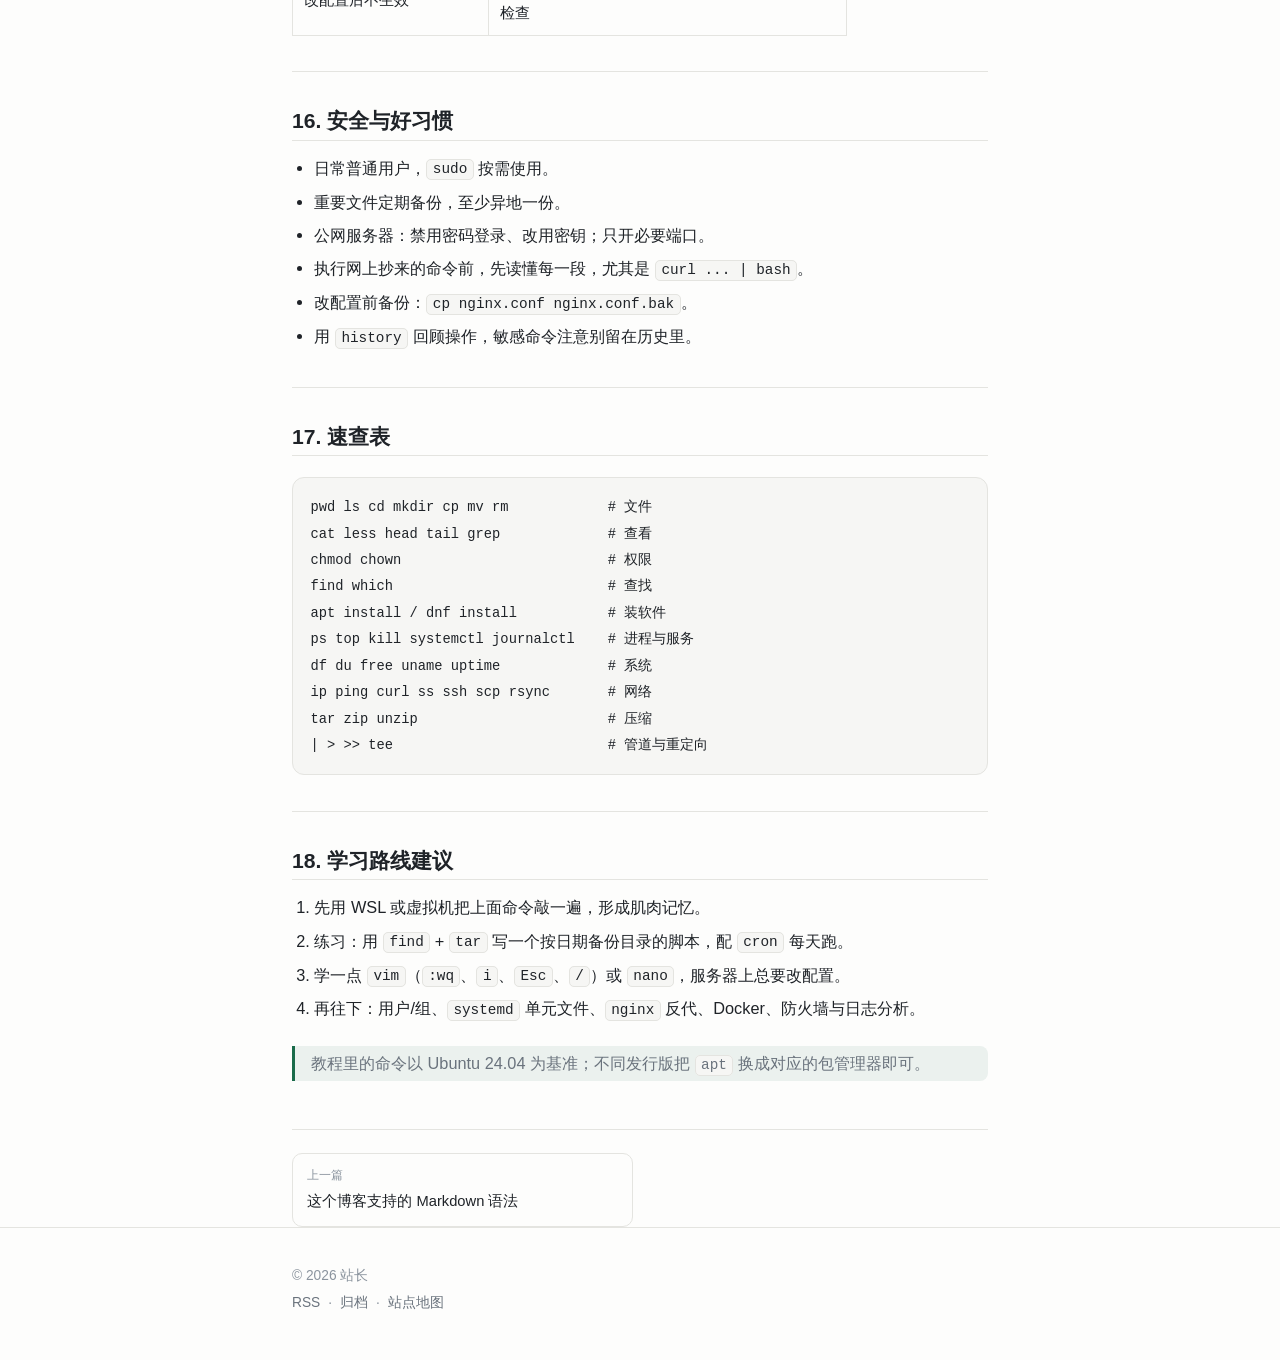
<file: my-blog/public/posts/linux-tutorial.html>
<!DOCTYPE html>
<html lang="zh-CN" data-theme="light">
<head>
<meta charset="utf-8">
<meta name="viewport" content="width=device-width, initial-scale=1">
<title>Linux 使用教程（入门到日常够用） | 我的博客</title>
<meta name="description" content="面向 Ubuntu/Debian 的 Linux 入门笔记：登录、文件管理、装软件、看进程、连服务器、写简单脚本。">

<meta property="og:type" content="article">
<meta property="og:title" content="Linux 使用教程（入门到日常够用） | 我的博客">
<meta property="og:description" content="面向 Ubuntu/Debian 的 Linux 入门笔记：登录、文件管理、装软件、看进程、连服务器、写简单脚本。">
<meta name="theme-color" content="#ffffff" media="(prefers-color-scheme: light)">
<meta name="theme-color" content="#0f1115" media="(prefers-color-scheme: dark)">
<link rel="stylesheet" href="../style.css">
<link rel="alternate" type="application/rss+xml" title="我的博客" href="../feed.xml">
<script>(function(){try{var t=localStorage.getItem("theme");if(!t){t=window.matchMedia("(prefers-color-scheme: dark)").matches?"dark":"light";}document.documentElement.dataset.theme=t;}catch(e){}})();</script>
</head>
<body>
<a class="skip" href="#main">跳到正文</a>
<header class="site-header">
  <div class="wrap header-inner">
    <a class="brand" href="../index.html">我的博客</a>
    <nav class="nav"><a href="../index.html">首页</a><a href="../archive.html">归档</a><a href="../tags/index.html">标签</a><a href="../search.html">搜索</a><a href="../about.html">关于</a></nav>
    <button class="theme-toggle" id="theme-toggle" type="button" aria-label="切换深浅色">
      <svg class="icon-sun" viewBox="0 0 24 24" width="18" height="18" aria-hidden="true"><circle cx="12" cy="12" r="4.2"/><path d="M12 2.5v3M12 18.5v3M2.5 12h3M18.5 12h3M5.2 5.2l2.1 2.1M16.7 16.7l2.1 2.1M18.8 5.2l-2.1 2.1M7.3 16.7l-2.1 2.1"/></svg>
      <svg class="icon-moon" viewBox="0 0 24 24" width="18" height="18" aria-hidden="true"><path d="M20 14.5A8.5 8.5 0 0 1 9.5 4a8.5 8.5 0 1 0 10.5 10.5z"/></svg>
    </button>
  </div>
</header>
<main id="main" class="wrap">
<article class="post"><header class="post-header"><h1>Linux 使用教程（入门到日常够用）</h1><div class="post-meta"><time datetime="2025-02-10">2025-02-10</time><span>·</span><span>约 2 分钟</span><div class="chips"><a class="chip" href="../tags/技术.html">技术</a><a class="chip" href="../tags/linux.html">Linux</a></div></div></header><details class="toc" open><summary>目录</summary><ul><li><a href="#linux-是什么">Linux 是什么</a></li><li><a href="#登录与用户">登录与用户</a></li><li><a href="#shell-基础">Shell 基础</a></li><li class="toc-h3"><a href="#必会的四个键">必会的四个键</a></li><li class="toc-h3"><a href="#查帮助">查帮助</a></li><li class="toc-h3"><a href="#命令组合">命令组合</a></li><li><a href="#文件与目录">文件与目录</a></li><li class="toc-h3"><a href="#看">看</a></li><li class="toc-h3"><a href="#走">走</a></li><li class="toc-h3"><a href="#增删改">增删改</a></li><li class="toc-h3"><a href="#通配符">通配符</a></li><li><a href="#查看文件内容">查看文件内容</a></li><li><a href="#权限">权限</a></li><li class="toc-h3"><a href="#改权限">改权限</a></li><li class="toc-h3"><a href="#改属主">改属主</a></li><li class="toc-h3"><a href="#默认权限-umask">默认权限 umask</a></li><li><a href="#查找">查找</a></li><li><a href="#软件包管理">软件包管理</a></li><li class="toc-h3"><a href="#debian-ubuntuapt">Debian / Ubuntu（apt）</a></li><li class="toc-h3"><a href="#fedora-rheldnf">Fedora / RHEL（dnf）</a></li><li class="toc-h3"><a href="#archpacman">Arch（pacman）</a></li><li><a href="#进程与系统状态">进程与系统状态</a></li><li class="toc-h3"><a href="#systemd-服务">systemd 服务</a></li><li class="toc-h3"><a href="#日志">日志</a></li><li class="toc-h3"><a href="#资源">资源</a></li><li><a href="#网络">网络</a></li><li class="toc-h3"><a href="#ssh-与传文件">SSH 与传文件</a></li><li class="toc-h3"><a href="#防火墙ufwubuntu">防火墙（ufw，Ubuntu）</a></li><li><a href="#管道与文本处理">管道与文本处理</a></li><li class="toc-h3"><a href="#三件套入门">三件套入门</a></li><li><a href="#shell-脚本">Shell 脚本</a></li><li class="toc-h3"><a href="#第一个脚本">第一个脚本</a></li><li class="toc-h3"><a href="#变量与判断">变量与判断</a></li><li class="toc-h3"><a href="#循环">循环</a></li><li class="toc-h3"><a href="#函数">函数</a></li><li class="toc-h3"><a href="#定时任务">定时任务</a></li><li><a href="#环境变量与配置">环境变量与配置</a></li><li><a href="#压缩与归档">压缩与归档</a></li><li><a href="#常见报错排查">常见报错排查</a></li><li><a href="#安全与好习惯">安全与好习惯</a></li><li><a href="#速查表">速查表</a></li><li><a href="#学习路线建议">学习路线建议</a></li></ul></details><div class="post-body"><blockquote><p>适用：Ubuntu / Debian 为主，其他发行版会标注差异。
目标：读完能独立登录、管理文件、装软件、看进程、连服务器、写简单脚本。
约定：<code>$</code> 表示普通用户提示符，<code>#</code> 表示 root；<code>&lt;...&gt;</code> 是占位符，替换成你的内容。</p></blockquote>
<hr>
<h2 id="linux-是什么">1. Linux 是什么</h2>
<p>Linux 严格说是<strong>内核</strong>，我们日常说的“Linux 系统”指内核 + GNU 工具 + 桌面/服务组成的<strong>发行版</strong>。常见发行版：</p>
<div class="table-wrap"><table><thead><tr><th>发行版</th><th>包管理</th><th>适合</th></tr></thead><tbody><tr><td>Ubuntu / Debian</td><td><code>apt</code></td><td>新手、服务器、资料最多</td></tr><tr><td>Fedora / RHEL</td><td><code>dnf</code></td><td>企业、较新的软件</td></tr><tr><td>Arch Linux</td><td><code>pacman</code></td><td>想折腾、滚动更新</td></tr><tr><td>openSUSE</td><td><code>zypper</code></td><td>企业/桌面兼顾</td></tr></tbody></table></div>
<p>在 Windows 上想先体验，最省事的是 <strong>WSL2</strong>：</p>
<div class="code-block"><pre><code class="language-powershell">wsl --install -d Ubuntu</code></pre></div>
<p>装完在开始菜单打开 Ubuntu，按提示设置用户名和密码即可。</p>
<hr>
<h2 id="登录与用户">2. 登录与用户</h2>
<ul><li>本机：图形界面登录，或 <code>Ctrl+Alt+F3</code> 切到文字终端。</li><li>远程：<code>ssh 用户名@服务器IP</code>，例如 <code>ssh alice@192.168.1.10</code>。</li><li>首次登录云服务器，通常先用 <code>root</code>，再创建普通用户：</li></ul>
<div class="code-block"><pre><code class="language-bash">adduser alice              # 创建用户并设置密码
usermod -aG sudo alice     # 加入 sudo 组（Debian/Ubuntu）
su - alice                 # 切换用户</code></pre></div>
<ul><li><code>sudo 命令</code>：以 root 权限执行一条命令。</li><li><code>whoami</code>：当前用户；<code>id</code>：当前用户和所属组。</li></ul>
<blockquote><p>习惯：日常用普通用户 + <code>sudo</code>，不要长期开 root。</p></blockquote>
<hr>
<h2 id="shell-基础">3. Shell 基础</h2>
<p>打开终端后看到类似：</p>
<div class="code-block"><pre><code>alice@host:~$</code></pre></div>
<p><code>~</code> 是家目录（<code>/home/alice</code>）。命令的一般结构：</p>
<div class="code-block"><pre><code>命令 [选项] [参数]
ls -l /var/log</code></pre></div>
<h3 id="必会的四个键">必会的四个键</h3>
<div class="table-wrap"><table><thead><tr><th>操作</th><th>作用</th></tr></thead><tbody><tr><td><code>Tab</code></td><td>补全命令/路径，按两下列出候选</td></tr><tr><td><code>↑ / ↓</code></td><td>翻历史命令</td></tr><tr><td><code>Ctrl+C</code></td><td>中断当前命令</td></tr><tr><td><code>Ctrl+L</code></td><td>清屏（等价 <code>clear</code>）</td></tr></tbody></table></div>
<h3 id="查帮助">查帮助</h3>
<div class="code-block"><pre><code class="language-bash">man ls          # 手册，q 退出，/ 搜索
ls --help       # 简短帮助
apropos 关键词   # 搜索相关命令</code></pre></div>
<h3 id="命令组合">命令组合</h3>
<div class="code-block"><pre><code class="language-bash">cmd1 ; cmd2     # 顺序执行，不管成败
cmd1 &amp;&amp; cmd2    # cmd1 成功才执行 cmd2
cmd1 || cmd2    # cmd1 失败才执行 cmd2
cmd &amp;           # 后台运行</code></pre></div>
<hr>
<h2 id="文件与目录">4. 文件与目录</h2>
<h3 id="看">看</h3>
<div class="code-block"><pre><code class="language-bash">pwd                 # 当前路径
ls                  # 列目录
ls -alh             # 全部（含隐藏）、详细信息、人类可读大小
tree -L 2           # 树状两层（可能需要 apt install tree）</code></pre></div>
<h3 id="走">走</h3>
<div class="code-block"><pre><code class="language-bash">cd /etc             # 进入目录
cd ..               # 上一级
cd ~                # 回家目录
cd -                # 回到上一个目录</code></pre></div>
<h3 id="增删改">增删改</h3>
<div class="code-block"><pre><code class="language-bash">mkdir -p a/b/c      # 递归建目录
touch note.txt      # 建空文件 / 更新时间戳
cp file.txt /tmp/   # 复制文件
cp -r dir1 dir2     # 递归复制目录
mv old.txt new.txt  # 重命名
mv file.txt /tmp/   # 移动
rm file.txt         # 删除文件
rm -r dir           # 递归删除目录（危险）
rm -rf dir          # 强制递归删除（更危险，确认路径再敲）
ln -s /opt/app/bin/app ~/app   # 软链接</code></pre></div>
<blockquote><p><code>rm</code> 没有回收站。重要数据先备份，删前用 <code>ls</code> 确认路径。</p></blockquote>
<h3 id="通配符">通配符</h3>
<div class="code-block"><pre><code class="language-bash">ls *.log            # 所有 .log
ls file?.txt        # 单个字符
ls [abc]*           # a/b/c 开头</code></pre></div>
<hr>
<h2 id="查看文件内容">5. 查看文件内容</h2>
<div class="code-block"><pre><code class="language-bash">cat file.txt            # 全部输出（小文件）
less file.txt           # 分页查看，q 退出，/ 搜索
head -n 20 file.txt     # 前 20 行
tail -n 20 file.txt     # 后 20 行
tail -f app.log         # 实时跟踪日志，Ctrl+C 退出
wc -l file.txt          # 行数
grep "error" app.log    # 搜关键词
grep -rn "TODO" src/    # 递归搜并显示行号</code></pre></div>
<hr>
<h2 id="权限">6. 权限</h2>
<p><code>ls -l</code> 的第一列如 <code>-rw-r--r--</code>：</p>
<div class="code-block"><pre><code>-  rw-  r--  r--
类型 属主 属组 其他人</code></pre></div>
<ul><li><code>r</code> 读(4)、<code>w</code> 写(2)、<code>x</code> 执行(1)。</li><li>目录的 <code>x</code> 表示“能进入”，<code>w</code> 表示“能在里面增删文件”。</li></ul>
<h3 id="改权限">改权限</h3>
<div class="code-block"><pre><code class="language-bash">chmod 755 script.sh     # rwxr-xr-x
chmod 644 file.txt      # rw-r--r--
chmod +x script.sh      # 加执行权限
chmod -R 750 dir        # 递归</code></pre></div>
<h3 id="改属主">改属主</h3>
<div class="code-block"><pre><code class="language-bash">sudo chown alice:alice file.txt
sudo chown -R www-data:www-data /var/www</code></pre></div>
<h3 id="默认权限-umask">默认权限 umask</h3>
<div class="code-block"><pre><code class="language-bash">umask          # 常见 022 → 新文件 644，新目录 755
umask 027      # 更严格</code></pre></div>
<blockquote><p><code>Permission denied</code> 先看 <code>ls -l</code> 的属主和权限，再决定 <code>chmod</code> 还是 <code>sudo</code>。</p></blockquote>
<hr>
<h2 id="查找">7. 查找</h2>
<div class="code-block"><pre><code class="language-bash">find . -name "*.log"              # 当前目录下按名找
find /var -type f -size +100M     # 大于 100M 的文件
find . -mtime +7 -name "*.tmp"    # 7 天前修改的
find . -name "*.log" -delete      # 找到并删除（先去掉 -delete 预览）
which python3                     # 命令路径
whereis nginx                     # 程序/手册位置</code></pre></div>
<hr>
<h2 id="软件包管理">8. 软件包管理</h2>
<h3 id="debian-ubuntuapt">Debian / Ubuntu（apt）</h3>
<div class="code-block"><pre><code class="language-bash">sudo apt update                 # 更新软件索引
sudo apt upgrade                # 升级已安装软件
sudo apt install nginx          # 安装
sudo apt remove nginx           # 卸载（保留配置）
sudo apt purge nginx            # 卸载并删配置
apt search 关键词                # 搜索
apt show nginx                  # 包信息</code></pre></div>
<h3 id="fedora-rheldnf">Fedora / RHEL（dnf）</h3>
<div class="code-block"><pre><code class="language-bash">sudo dnf install nginx
sudo dnf remove nginx
sudo dnf search 关键词</code></pre></div>
<h3 id="archpacman">Arch（pacman）</h3>
<div class="code-block"><pre><code class="language-bash">sudo pacman -S nginx
sudo pacman -Rns nginx</code></pre></div>
<blockquote><p>装完先看服务有没有起来：<code>systemctl status nginx</code>。</p></blockquote>
<hr>
<h2 id="进程与系统状态">9. 进程与系统状态</h2>
<div class="code-block"><pre><code class="language-bash">ps aux | grep nginx     # 查进程
top                     # 动态看 CPU/内存，q 退出
htop                    # 更好看（apt install htop）
kill 1234               # 结束 PID 1234
kill -9 1234            # 强杀（最后手段）
pkill -f "python app.py"  # 按命令行匹配结束</code></pre></div>
<h3 id="systemd-服务">systemd 服务</h3>
<div class="code-block"><pre><code class="language-bash">systemctl status nginx
sudo systemctl start nginx
sudo systemctl stop nginx
sudo systemctl restart nginx
sudo systemctl enable nginx     # 开机自启
systemctl list-units --type=service --state=running</code></pre></div>
<h3 id="日志">日志</h3>
<div class="code-block"><pre><code class="language-bash">journalctl -u nginx -n 100      # 某服务最近 100 行
journalctl -u nginx -f          # 实时跟踪
journalctl --since "1 hour ago"</code></pre></div>
<h3 id="资源">资源</h3>
<div class="code-block"><pre><code class="language-bash">df -h                   # 磁盘使用
du -sh *                # 当前目录各文件/目录大小
free -h                 # 内存
uname -a                # 内核信息
uptime                  # 运行时长、负载</code></pre></div>
<hr>
<h2 id="网络">10. 网络</h2>
<div class="code-block"><pre><code class="language-bash">ip a                    # 网卡与 IP
ip route                # 路由
ping -c 4 example.com   # 连通性
curl -I https://example.com   # 看响应头
curl -O https://example.com/file.tar.gz  # 下载
ss -tulpn               # 监听端口（替代 netstat）</code></pre></div>
<h3 id="ssh-与传文件">SSH 与传文件</h3>
<div class="code-block"><pre><code class="language-bash">ssh alice@192.168.1.10
ssh-keygen -t ed25519 -C "alice@example.com"
ssh-copy-id alice@192.168.1.10     # 免密登录
scp file.txt alice@host:/tmp/
rsync -avz ./site/ alice@host:/var/www/site/   # 增量同步</code></pre></div>
<blockquote><p>服务器安全组/防火墙要放行 22 端口；改 SSH 端口前先确认新端口可用，避免把自己关在门外。</p></blockquote>
<h3 id="防火墙ufwubuntu">防火墙（ufw，Ubuntu）</h3>
<div class="code-block"><pre><code class="language-bash">sudo ufw status
sudo ufw allow 22/tcp
sudo ufw allow 80,443/tcp
sudo ufw enable</code></pre></div>
<hr>
<h2 id="管道与文本处理">11. 管道与文本处理</h2>
<div class="code-block"><pre><code class="language-bash">ls -l | less                     # 管道：前一个的输出给后一个
grep "error" app.log | wc -l     # 统计错误行数
command &gt; out.txt                # 覆盖写入
command &gt;&gt; out.txt               # 追加
command 2&gt; err.txt               # 只重定向错误
command &gt; all.txt 2&gt;&amp;1           # 标准输出+错误一起
command | tee out.txt            # 屏幕显示同时写文件</code></pre></div>
<h3 id="三件套入门">三件套入门</h3>
<div class="code-block"><pre><code class="language-bash">cut -d: -f1 /etc/passwd          # 按冒号切，取第 1 列
sort file.txt | uniq -c | sort -nr   # 统计频次并倒序
sed -n '1,20p' file.txt          # 打印 1–20 行
sed -i 's/old/new/g' file.txt    # 原地替换
awk '{print $1, $3}' file.txt    # 打印第 1、3 列
awk -F: '$3&gt;=1000 {print $1}' /etc/passwd   # 条件筛选</code></pre></div>
<hr>
<h2 id="shell-脚本">12. Shell 脚本</h2>
<h3 id="第一个脚本">第一个脚本</h3>
<div class="code-block"><pre><code class="language-bash">#!/usr/bin/env bash
set -euo pipefail          # 出错即停、未定义变量报错、管道错误不吞

name="${1:-world}"
echo "hello, $name"</code></pre></div>
<div class="code-block"><pre><code class="language-bash">chmod +x hello.sh
./hello.sh 曦鲸</code></pre></div>
<h3 id="变量与判断">变量与判断</h3>
<div class="code-block"><pre><code class="language-bash">#!/usr/bin/env bash
set -euo pipefail

dir="/var/log"
if [ -d "$dir" ]; then
  echo "$dir 存在"
else
  echo "$dir 不存在"
fi

count=$(ls -1 "$dir" | wc -l)
echo "文件数：$count"</code></pre></div>
<h3 id="循环">循环</h3>
<div class="code-block"><pre><code class="language-bash">for f in *.log; do
  echo "处理 $f"
  gzip "$f"
done

while read -r line; do
  echo "读到：$line"
done &lt; list.txt</code></pre></div>
<h3 id="函数">函数</h3>
<div class="code-block"><pre><code class="language-bash">log() {
  echo "[$(date '+%F %T')] $*"
}
log "开始备份"</code></pre></div>
<h3 id="定时任务">定时任务</h3>
<div class="code-block"><pre><code class="language-bash">crontab -e</code></pre></div>
<p>五个字段：分 时 日 月 周。</p>
<div class="code-block"><pre><code class="language-cron">0 3 * * * /home/alice/backup.sh &gt;&gt; /home/alice/backup.log 2&gt;&amp;1
*/5 * * * * curl -s https://example.com/health &gt; /dev/null</code></pre></div>
<blockquote><p>脚本里尽量用绝对路径；cron 的环境变量和交互式 shell 不一样。</p></blockquote>
<hr>
<h2 id="环境变量与配置">13. 环境变量与配置</h2>
<div class="code-block"><pre><code class="language-bash">echo $PATH
export PATH="$PATH:/opt/bin"      # 当前会话有效</code></pre></div>
<p>永久生效写进 <code>~/.bashrc</code>（bash）或 <code>~/.zshrc</code>（zsh）：</p>
<div class="code-block"><pre><code class="language-bash">export EDITOR=vim
alias ll='ls -alF'
alias gs='git status'</code></pre></div>
<p>改完执行 <code>source ~/.bashrc</code>。</p>
<hr>
<h2 id="压缩与归档">14. 压缩与归档</h2>
<div class="code-block"><pre><code class="language-bash">tar -czf backup.tar.gz dir/       # 打包并 gzip
tar -xzf backup.tar.gz            # 解包
tar -tzf backup.tar.gz            # 只看内容
zip -r site.zip site/
unzip site.zip</code></pre></div>
<hr>
<h2 id="常见报错排查">15. 常见报错排查</h2>
<div class="table-wrap"><table><thead><tr><th>现象</th><th>先查什么</th></tr></thead><tbody><tr><td><code>command not found</code></td><td>是否安装；<code>echo $PATH</code>；拼写</td></tr><tr><td><code>Permission denied</code></td><td><code>ls -l</code> 权限/属主；是否需要 <code>sudo</code></td></tr><tr><td><code>No space left on device</code></td><td><code>df -h</code>、<code>du -sh /*</code> 找大文件</td></tr><tr><td>端口被占用</td><td>`ss -tulpn \</td><td>grep 8080<code>，再</code>kill`</td></tr><tr><td>服务起不来</td><td><code>systemctl status xxx</code>、<code>journalctl -u xxx -n 50</code></td></tr><tr><td>SSH 连不上</td><td>网络/安全组/<code>systemctl status ssh</code>/<code>ss -tulpn</code></td></tr><tr><td>改配置后不生效</td><td>是否 <code>restart</code>；配置路径；<code>nginx -t</code> 之类语法检查</td></tr></tbody></table></div>
<hr>
<h2 id="安全与好习惯">16. 安全与好习惯</h2>
<ul><li>日常普通用户，<code>sudo</code> 按需使用。</li><li>重要文件定期备份，至少异地一份。</li><li>公网服务器：禁用密码登录、改用密钥；只开必要端口。</li><li>执行网上抄来的命令前，先读懂每一段，尤其是 <code>curl ... | bash</code>。</li><li>改配置前备份：<code>cp nginx.conf nginx.conf.bak</code>。</li><li>用 <code>history</code> 回顾操作，敏感命令注意别留在历史里。</li></ul>
<hr>
<h2 id="速查表">17. 速查表</h2>
<div class="code-block"><pre><code class="language-bash">pwd ls cd mkdir cp mv rm            # 文件
cat less head tail grep             # 查看
chmod chown                         # 权限
find which                          # 查找
apt install / dnf install           # 装软件
ps top kill systemctl journalctl    # 进程与服务
df du free uname uptime             # 系统
ip ping curl ss ssh scp rsync       # 网络
tar zip unzip                       # 压缩
| &gt; &gt;&gt; tee                          # 管道与重定向</code></pre></div>
<hr>
<h2 id="学习路线建议">18. 学习路线建议</h2>
<ol><li>先用 WSL 或虚拟机把上面命令敲一遍，形成肌肉记忆。</li><li>练习：用 <code>find</code> + <code>tar</code> 写一个按日期备份目录的脚本，配 <code>cron</code> 每天跑。</li><li>学一点 <code>vim</code>（<code>:wq</code>、<code>i</code>、<code>Esc</code>、<code>/</code>）或 <code>nano</code>，服务器上总要改配置。</li><li>再往下：用户/组、<code>systemd</code> 单元文件、<code>nginx</code> 反代、Docker、防火墙与日志分析。</li></ol>
<blockquote><p>教程里的命令以 Ubuntu 24.04 为基准；不同发行版把 <code>apt</code> 换成对应的包管理器即可。</p></blockquote></div></article><nav class="post-nav"><a class="pn prev" href="../posts/markdown-cheatsheet.html"><span>上一篇</span>这个博客支持的 Markdown 语法</a></nav>
</main>
<footer class="site-footer">
  <div class="wrap">
    <p>&copy; 2026 站长</p>
    <p class="footer-links"><a href="../feed.xml">RSS</a><span>·</span><a href="../archive.html">归档</a><span>·</span><a href="../sitemap.xml">站点地图</a></p>
  </div>
</footer>
<script src="../app.js" defer></script>
</body>
</html>
</file>
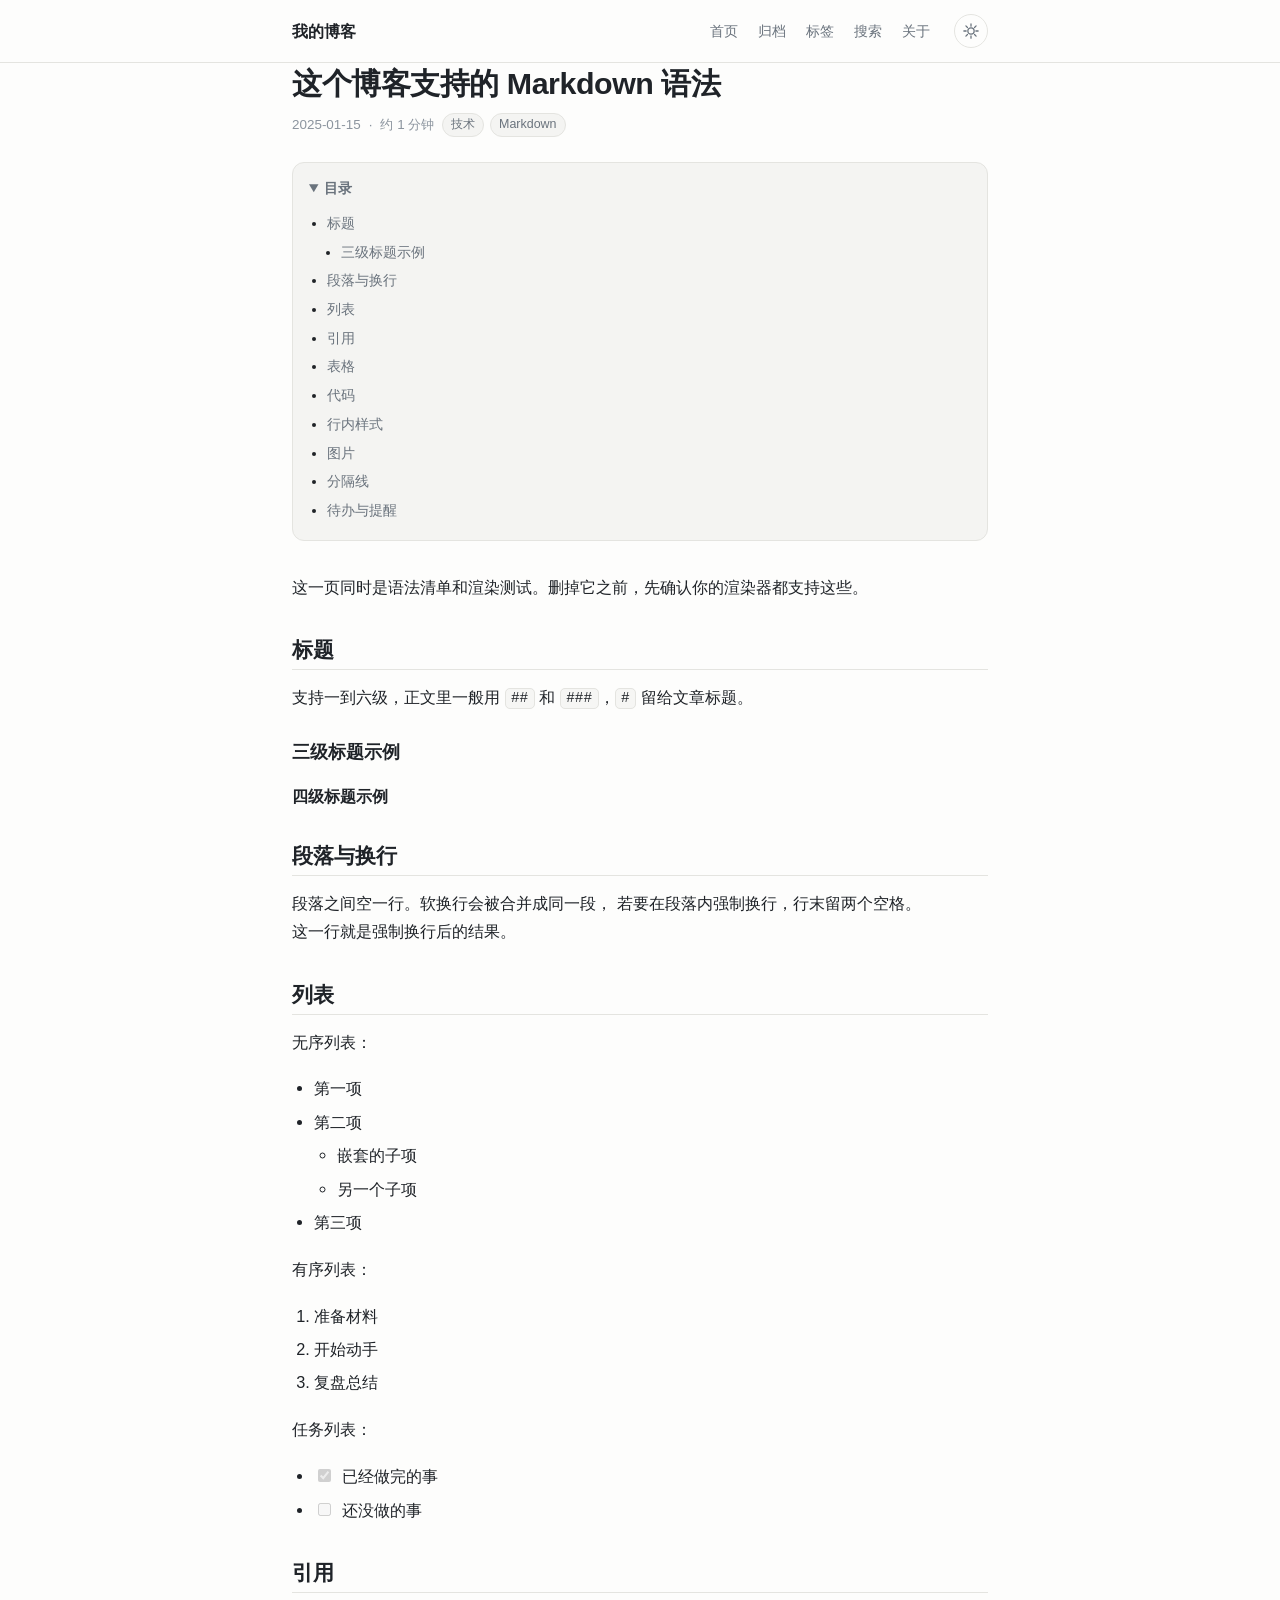
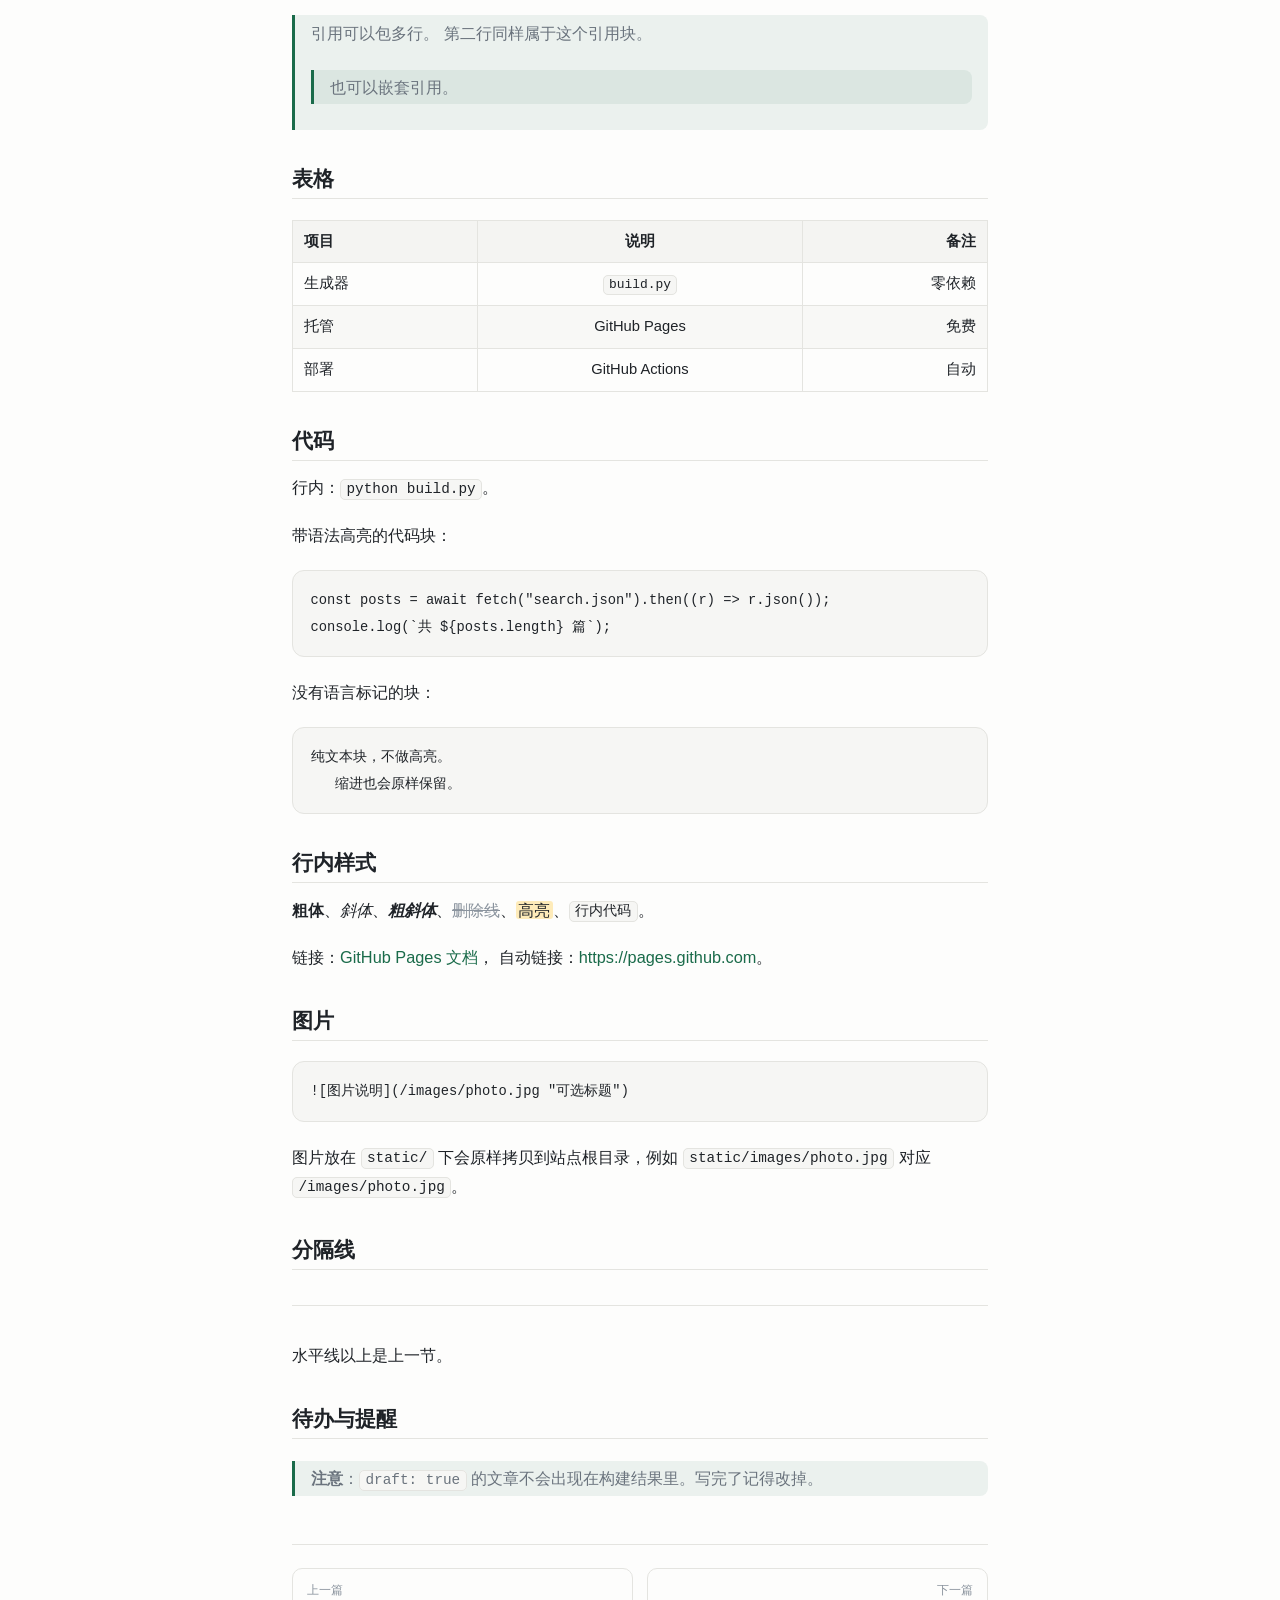
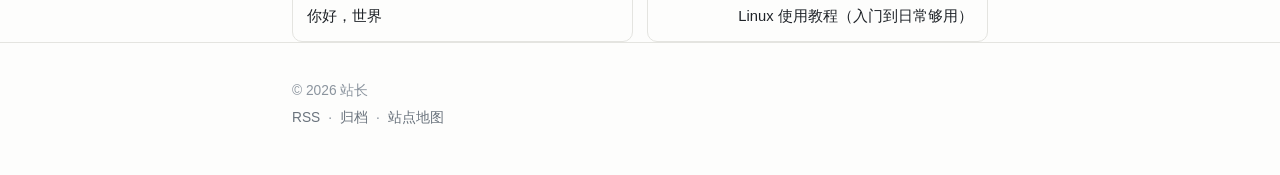
<file: my-blog/public/posts/markdown-cheatsheet.html>
<!DOCTYPE html>
<html lang="zh-CN" data-theme="light">
<head>
<meta charset="utf-8">
<meta name="viewport" content="width=device-width, initial-scale=1">
<title>这个博客支持的 Markdown 语法 | 我的博客</title>
<meta name="description" content="一份自测清单：标题、列表、引用、表格、代码块、行内样式、图片、脚注式注释。写作用法都以这一页为准。">

<meta property="og:type" content="article">
<meta property="og:title" content="这个博客支持的 Markdown 语法 | 我的博客">
<meta property="og:description" content="一份自测清单：标题、列表、引用、表格、代码块、行内样式、图片、脚注式注释。写作用法都以这一页为准。">
<meta name="theme-color" content="#ffffff" media="(prefers-color-scheme: light)">
<meta name="theme-color" content="#0f1115" media="(prefers-color-scheme: dark)">
<link rel="stylesheet" href="../style.css">
<link rel="alternate" type="application/rss+xml" title="我的博客" href="../feed.xml">
<script>(function(){try{var t=localStorage.getItem("theme");if(!t){t=window.matchMedia("(prefers-color-scheme: dark)").matches?"dark":"light";}document.documentElement.dataset.theme=t;}catch(e){}})();</script>
</head>
<body>
<a class="skip" href="#main">跳到正文</a>
<header class="site-header">
  <div class="wrap header-inner">
    <a class="brand" href="../index.html">我的博客</a>
    <nav class="nav"><a href="../index.html">首页</a><a href="../archive.html">归档</a><a href="../tags/index.html">标签</a><a href="../search.html">搜索</a><a href="../about.html">关于</a></nav>
    <button class="theme-toggle" id="theme-toggle" type="button" aria-label="切换深浅色">
      <svg class="icon-sun" viewBox="0 0 24 24" width="18" height="18" aria-hidden="true"><circle cx="12" cy="12" r="4.2"/><path d="M12 2.5v3M12 18.5v3M2.5 12h3M18.5 12h3M5.2 5.2l2.1 2.1M16.7 16.7l2.1 2.1M18.8 5.2l-2.1 2.1M7.3 16.7l-2.1 2.1"/></svg>
      <svg class="icon-moon" viewBox="0 0 24 24" width="18" height="18" aria-hidden="true"><path d="M20 14.5A8.5 8.5 0 0 1 9.5 4a8.5 8.5 0 1 0 10.5 10.5z"/></svg>
    </button>
  </div>
</header>
<main id="main" class="wrap">
<article class="post"><header class="post-header"><h1>这个博客支持的 Markdown 语法</h1><div class="post-meta"><time datetime="2025-01-15">2025-01-15</time><span>·</span><span>约 1 分钟</span><div class="chips"><a class="chip" href="../tags/技术.html">技术</a><a class="chip" href="../tags/markdown.html">Markdown</a></div></div></header><details class="toc" open><summary>目录</summary><ul><li><a href="#标题">标题</a></li><li class="toc-h3"><a href="#三级标题示例">三级标题示例</a></li><li><a href="#段落与换行">段落与换行</a></li><li><a href="#列表">列表</a></li><li><a href="#引用">引用</a></li><li><a href="#表格">表格</a></li><li><a href="#代码">代码</a></li><li><a href="#行内样式">行内样式</a></li><li><a href="#图片">图片</a></li><li><a href="#分隔线">分隔线</a></li><li><a href="#待办与提醒">待办与提醒</a></li></ul></details><div class="post-body"><p>这一页同时是语法清单和渲染测试。删掉它之前，先确认你的渲染器都支持这些。</p>
<h2 id="标题">标题</h2>
<p>支持一到六级，正文里一般用 <code>##</code> 和 <code>###</code>，<code>#</code> 留给文章标题。</p>
<h3 id="三级标题示例">三级标题示例</h3>
<h4 id="四级标题示例">四级标题示例</h4>
<h2 id="段落与换行">段落与换行</h2>
<p>段落之间空一行。软换行会被合并成同一段，
若要在段落内强制换行，行末留两个空格。<br>
这一行就是强制换行后的结果。</p>
<h2 id="列表">列表</h2>
<p>无序列表：</p>
<ul><li>第一项</li><li>第二项<ul><li>嵌套的子项</li><li>另一个子项</li></ul></li><li>第三项</li></ul>
<p>有序列表：</p>
<ol><li>准备材料</li><li>开始动手</li><li>复盘总结</li></ol>
<p>任务列表：</p>
<ul><li><input type="checkbox" disabled checked> 已经做完的事</li><li><input type="checkbox" disabled> 还没做的事</li></ul>
<h2 id="引用">引用</h2>
<blockquote><p>引用可以包多行。
第二行同样属于这个引用块。</p>
<blockquote><p>也可以嵌套引用。</p></blockquote></blockquote>
<h2 id="表格">表格</h2>
<div class="table-wrap"><table><thead><tr><th style="text-align:left">项目</th><th style="text-align:center">说明</th><th style="text-align:right">备注</th></tr></thead><tbody><tr><td style="text-align:left">生成器</td><td style="text-align:center"><code>build.py</code></td><td style="text-align:right">零依赖</td></tr><tr><td style="text-align:left">托管</td><td style="text-align:center">GitHub Pages</td><td style="text-align:right">免费</td></tr><tr><td style="text-align:left">部署</td><td style="text-align:center">GitHub Actions</td><td style="text-align:right">自动</td></tr></tbody></table></div>
<h2 id="代码">代码</h2>
<p>行内：<code>python build.py</code>。</p>
<p>带语法高亮的代码块：</p>
<div class="code-block"><pre><code class="language-javascript">const posts = await fetch("search.json").then((r) =&gt; r.json());
console.log(`共 ${posts.length} 篇`);</code></pre></div>
<p>没有语言标记的块：</p>
<div class="code-block"><pre><code>纯文本块，不做高亮。
   缩进也会原样保留。</code></pre></div>
<h2 id="行内样式">行内样式</h2>
<p><strong>粗体</strong>、<em>斜体</em>、<strong><em>粗斜体</em></strong>、<del>删除线</del>、<mark>高亮</mark>、<code>行内代码</code>。</p>
<p>链接：<a href="https://docs.github.com/pages" title="官方文档" rel="noopener">GitHub Pages 文档</a>，
自动链接：<a href="https://pages.github.com" rel="noopener" target="_blank">https://pages.github.com</a>。</p>
<h2 id="图片">图片</h2>
<div class="code-block"><pre><code class="language-markdown">![图片说明](/images/photo.jpg "可选标题")</code></pre></div>
<p>图片放在 <code>static/</code> 下会原样拷贝到站点根目录，例如 <code>static/images/photo.jpg</code> 对应 <code>/images/photo.jpg</code>。</p>
<h2 id="分隔线">分隔线</h2>
<hr>
<p>水平线以上是上一节。</p>
<h2 id="待办与提醒">待办与提醒</h2>
<blockquote><p><strong>注意</strong>：<code>draft: true</code> 的文章不会出现在构建结果里。写完了记得改掉。</p></blockquote></div></article><nav class="post-nav"><a class="pn prev" href="../posts/hello-world.html"><span>上一篇</span>你好，世界</a><a class="pn next" href="../posts/linux-tutorial.html"><span>下一篇</span>Linux 使用教程（入门到日常够用）</a></nav>
</main>
<footer class="site-footer">
  <div class="wrap">
    <p>&copy; 2026 站长</p>
    <p class="footer-links"><a href="../feed.xml">RSS</a><span>·</span><a href="../archive.html">归档</a><span>·</span><a href="../sitemap.xml">站点地图</a></p>
  </div>
</footer>
<script src="../app.js" defer></script>
</body>
</html>
</file>
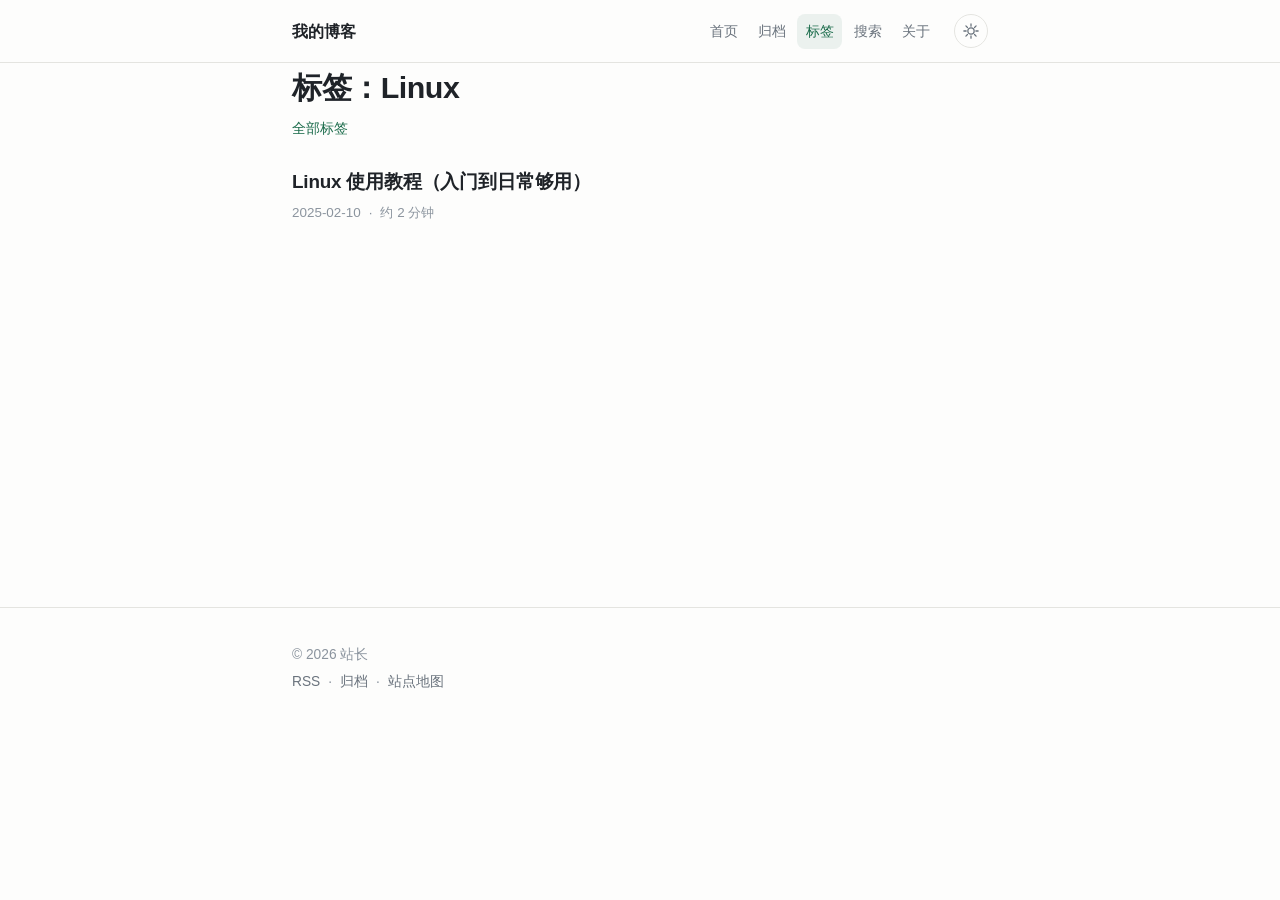
<file: my-blog/public/tags/linux.html>
<!DOCTYPE html>
<html lang="zh-CN" data-theme="light">
<head>
<meta charset="utf-8">
<meta name="viewport" content="width=device-width, initial-scale=1">
<title>标签：Linux | 我的博客</title>
<meta name="description" content="记录学习、折腾与思考。">

<meta property="og:type" content="website">
<meta property="og:title" content="标签：Linux | 我的博客">
<meta property="og:description" content="记录学习、折腾与思考。">
<meta name="theme-color" content="#ffffff" media="(prefers-color-scheme: light)">
<meta name="theme-color" content="#0f1115" media="(prefers-color-scheme: dark)">
<link rel="stylesheet" href="../style.css">
<link rel="alternate" type="application/rss+xml" title="我的博客" href="../feed.xml">
<script>(function(){try{var t=localStorage.getItem("theme");if(!t){t=window.matchMedia("(prefers-color-scheme: dark)").matches?"dark":"light";}document.documentElement.dataset.theme=t;}catch(e){}})();</script>
</head>
<body>
<a class="skip" href="#main">跳到正文</a>
<header class="site-header">
  <div class="wrap header-inner">
    <a class="brand" href="../index.html">我的博客</a>
    <nav class="nav"><a href="../index.html">首页</a><a href="../archive.html">归档</a><a href="../tags/index.html" class="active">标签</a><a href="../search.html">搜索</a><a href="../about.html">关于</a></nav>
    <button class="theme-toggle" id="theme-toggle" type="button" aria-label="切换深浅色">
      <svg class="icon-sun" viewBox="0 0 24 24" width="18" height="18" aria-hidden="true"><circle cx="12" cy="12" r="4.2"/><path d="M12 2.5v3M12 18.5v3M2.5 12h3M18.5 12h3M5.2 5.2l2.1 2.1M16.7 16.7l2.1 2.1M18.8 5.2l-2.1 2.1M7.3 16.7l-2.1 2.1"/></svg>
      <svg class="icon-moon" viewBox="0 0 24 24" width="18" height="18" aria-hidden="true"><path d="M20 14.5A8.5 8.5 0 0 1 9.5 4a8.5 8.5 0 1 0 10.5 10.5z"/></svg>
    </button>
  </div>
</header>
<main id="main" class="wrap">
<h1>标签：Linux</h1><p class="hub-back"><a href="../index.html">全部标签</a></p><ul class="post-list"><li class="post-item"><a class="post-link" href="../posts/linux-tutorial.html"><h2>Linux 使用教程（入门到日常够用）</h2></a><div class="post-meta"><time>2025-02-10</time><span>·</span><span>约 2 分钟</span></div></li></ul>
</main>
<footer class="site-footer">
  <div class="wrap">
    <p>&copy; 2026 站长</p>
    <p class="footer-links"><a href="../feed.xml">RSS</a><span>·</span><a href="../archive.html">归档</a><span>·</span><a href="../sitemap.xml">站点地图</a></p>
  </div>
</footer>
<script src="../app.js" defer></script>
</body>
</html>
</file>
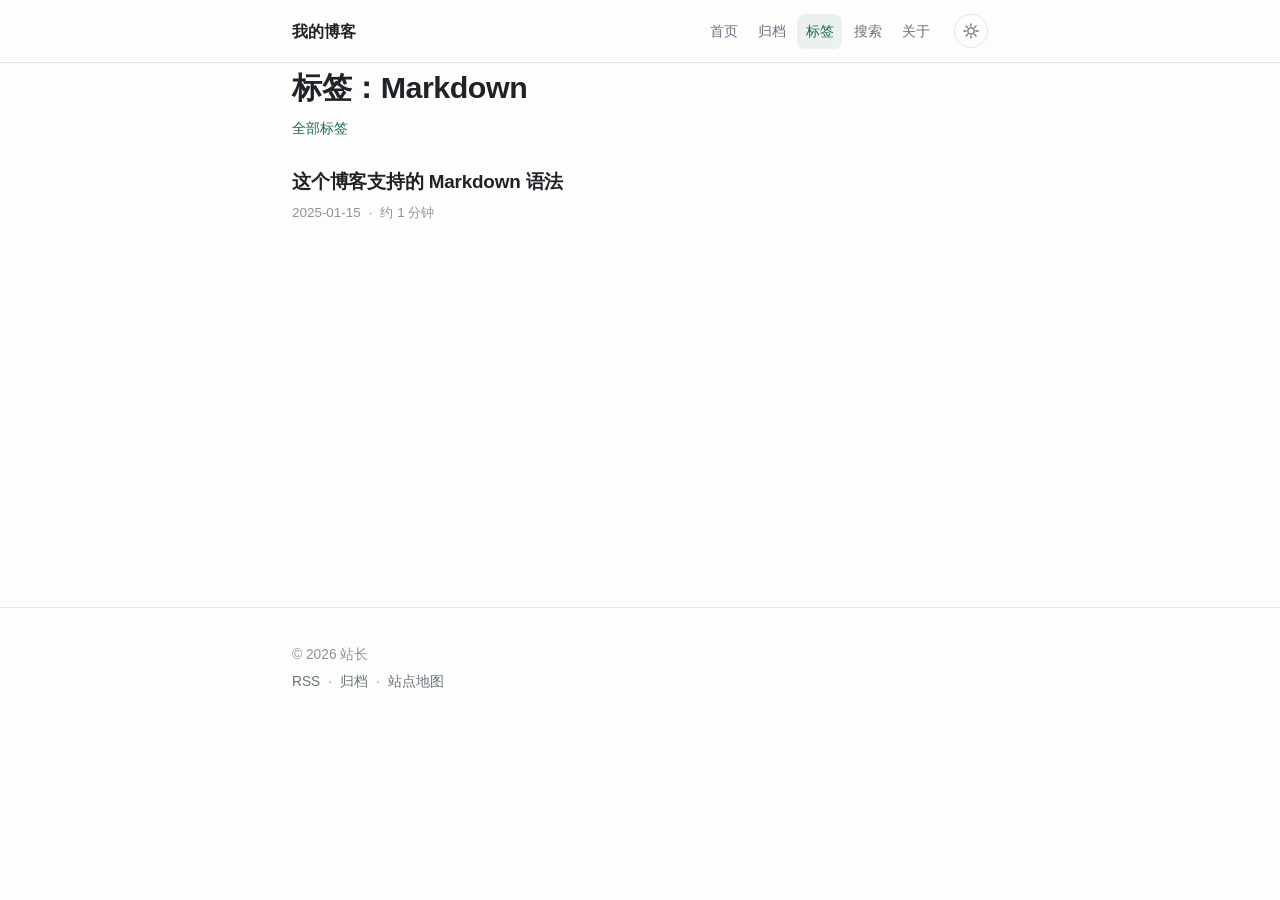
<file: my-blog/public/tags/markdown.html>
<!DOCTYPE html>
<html lang="zh-CN" data-theme="light">
<head>
<meta charset="utf-8">
<meta name="viewport" content="width=device-width, initial-scale=1">
<title>标签：Markdown | 我的博客</title>
<meta name="description" content="记录学习、折腾与思考。">

<meta property="og:type" content="website">
<meta property="og:title" content="标签：Markdown | 我的博客">
<meta property="og:description" content="记录学习、折腾与思考。">
<meta name="theme-color" content="#ffffff" media="(prefers-color-scheme: light)">
<meta name="theme-color" content="#0f1115" media="(prefers-color-scheme: dark)">
<link rel="stylesheet" href="../style.css">
<link rel="alternate" type="application/rss+xml" title="我的博客" href="../feed.xml">
<script>(function(){try{var t=localStorage.getItem("theme");if(!t){t=window.matchMedia("(prefers-color-scheme: dark)").matches?"dark":"light";}document.documentElement.dataset.theme=t;}catch(e){}})();</script>
</head>
<body>
<a class="skip" href="#main">跳到正文</a>
<header class="site-header">
  <div class="wrap header-inner">
    <a class="brand" href="../index.html">我的博客</a>
    <nav class="nav"><a href="../index.html">首页</a><a href="../archive.html">归档</a><a href="../tags/index.html" class="active">标签</a><a href="../search.html">搜索</a><a href="../about.html">关于</a></nav>
    <button class="theme-toggle" id="theme-toggle" type="button" aria-label="切换深浅色">
      <svg class="icon-sun" viewBox="0 0 24 24" width="18" height="18" aria-hidden="true"><circle cx="12" cy="12" r="4.2"/><path d="M12 2.5v3M12 18.5v3M2.5 12h3M18.5 12h3M5.2 5.2l2.1 2.1M16.7 16.7l2.1 2.1M18.8 5.2l-2.1 2.1M7.3 16.7l-2.1 2.1"/></svg>
      <svg class="icon-moon" viewBox="0 0 24 24" width="18" height="18" aria-hidden="true"><path d="M20 14.5A8.5 8.5 0 0 1 9.5 4a8.5 8.5 0 1 0 10.5 10.5z"/></svg>
    </button>
  </div>
</header>
<main id="main" class="wrap">
<h1>标签：Markdown</h1><p class="hub-back"><a href="../index.html">全部标签</a></p><ul class="post-list"><li class="post-item"><a class="post-link" href="../posts/markdown-cheatsheet.html"><h2>这个博客支持的 Markdown 语法</h2></a><div class="post-meta"><time>2025-01-15</time><span>·</span><span>约 1 分钟</span></div></li></ul>
</main>
<footer class="site-footer">
  <div class="wrap">
    <p>&copy; 2026 站长</p>
    <p class="footer-links"><a href="../feed.xml">RSS</a><span>·</span><a href="../archive.html">归档</a><span>·</span><a href="../sitemap.xml">站点地图</a></p>
  </div>
</footer>
<script src="../app.js" defer></script>
</body>
</html>
</file>
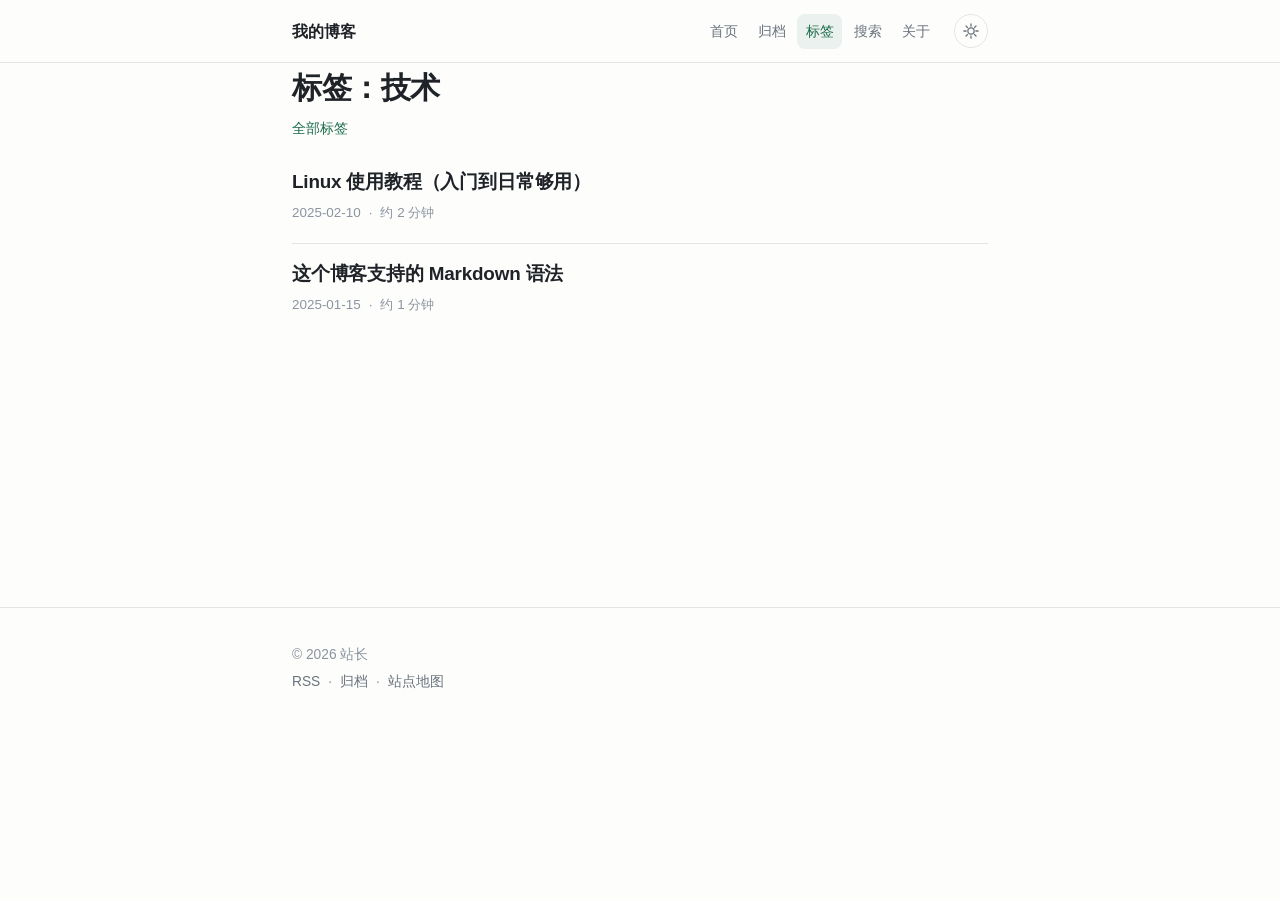
<file: my-blog/public/tags/技术.html>
<!DOCTYPE html>
<html lang="zh-CN" data-theme="light">
<head>
<meta charset="utf-8">
<meta name="viewport" content="width=device-width, initial-scale=1">
<title>标签：技术 | 我的博客</title>
<meta name="description" content="记录学习、折腾与思考。">

<meta property="og:type" content="website">
<meta property="og:title" content="标签：技术 | 我的博客">
<meta property="og:description" content="记录学习、折腾与思考。">
<meta name="theme-color" content="#ffffff" media="(prefers-color-scheme: light)">
<meta name="theme-color" content="#0f1115" media="(prefers-color-scheme: dark)">
<link rel="stylesheet" href="../style.css">
<link rel="alternate" type="application/rss+xml" title="我的博客" href="../feed.xml">
<script>(function(){try{var t=localStorage.getItem("theme");if(!t){t=window.matchMedia("(prefers-color-scheme: dark)").matches?"dark":"light";}document.documentElement.dataset.theme=t;}catch(e){}})();</script>
</head>
<body>
<a class="skip" href="#main">跳到正文</a>
<header class="site-header">
  <div class="wrap header-inner">
    <a class="brand" href="../index.html">我的博客</a>
    <nav class="nav"><a href="../index.html">首页</a><a href="../archive.html">归档</a><a href="../tags/index.html" class="active">标签</a><a href="../search.html">搜索</a><a href="../about.html">关于</a></nav>
    <button class="theme-toggle" id="theme-toggle" type="button" aria-label="切换深浅色">
      <svg class="icon-sun" viewBox="0 0 24 24" width="18" height="18" aria-hidden="true"><circle cx="12" cy="12" r="4.2"/><path d="M12 2.5v3M12 18.5v3M2.5 12h3M18.5 12h3M5.2 5.2l2.1 2.1M16.7 16.7l2.1 2.1M18.8 5.2l-2.1 2.1M7.3 16.7l-2.1 2.1"/></svg>
      <svg class="icon-moon" viewBox="0 0 24 24" width="18" height="18" aria-hidden="true"><path d="M20 14.5A8.5 8.5 0 0 1 9.5 4a8.5 8.5 0 1 0 10.5 10.5z"/></svg>
    </button>
  </div>
</header>
<main id="main" class="wrap">
<h1>标签：技术</h1><p class="hub-back"><a href="../index.html">全部标签</a></p><ul class="post-list"><li class="post-item"><a class="post-link" href="../posts/linux-tutorial.html"><h2>Linux 使用教程（入门到日常够用）</h2></a><div class="post-meta"><time>2025-02-10</time><span>·</span><span>约 2 分钟</span></div></li><li class="post-item"><a class="post-link" href="../posts/markdown-cheatsheet.html"><h2>这个博客支持的 Markdown 语法</h2></a><div class="post-meta"><time>2025-01-15</time><span>·</span><span>约 1 分钟</span></div></li></ul>
</main>
<footer class="site-footer">
  <div class="wrap">
    <p>&copy; 2026 站长</p>
    <p class="footer-links"><a href="../feed.xml">RSS</a><span>·</span><a href="../archive.html">归档</a><span>·</span><a href="../sitemap.xml">站点地图</a></p>
  </div>
</footer>
<script src="../app.js" defer></script>
</body>
</html>
</file>
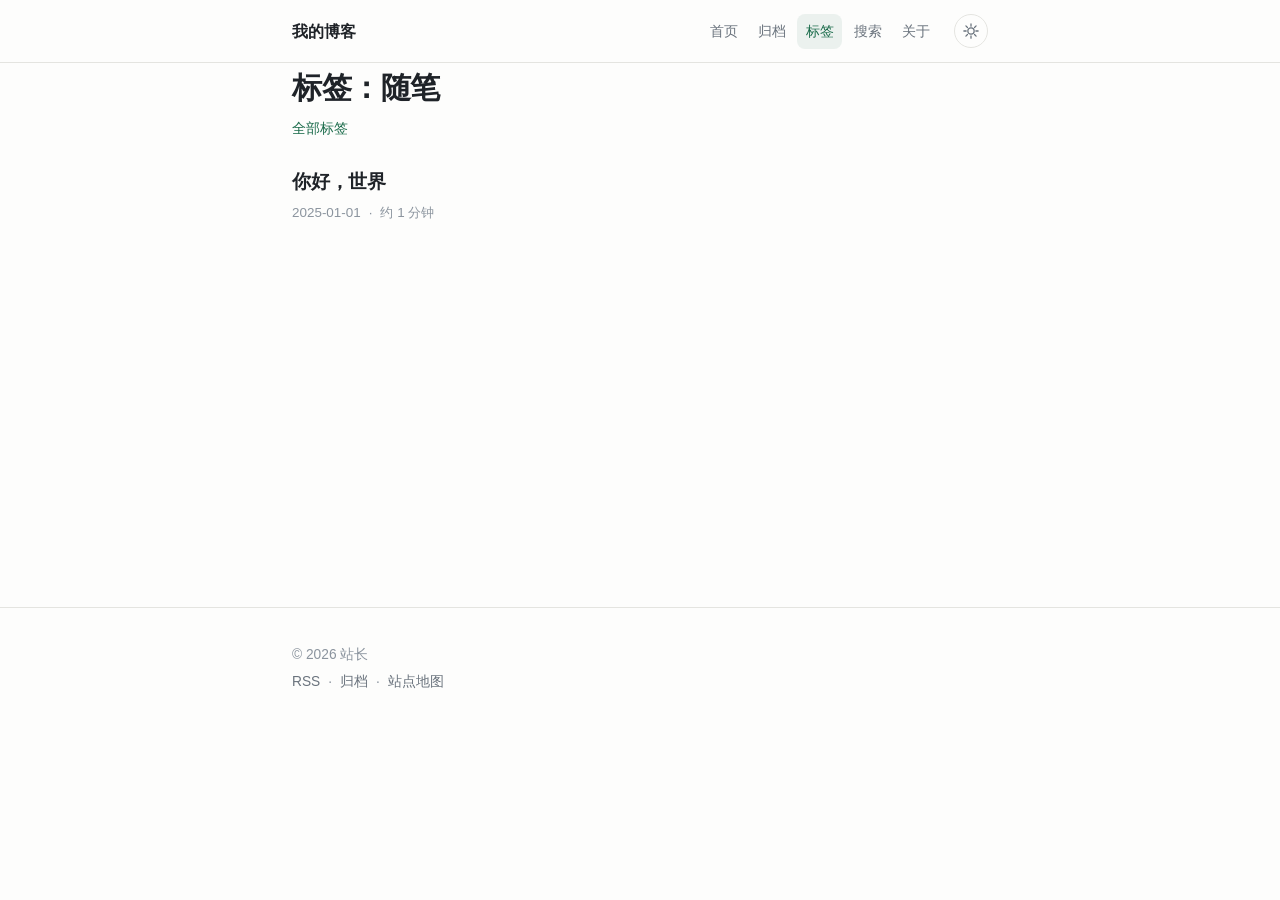
<file: my-blog/public/tags/随笔.html>
<!DOCTYPE html>
<html lang="zh-CN" data-theme="light">
<head>
<meta charset="utf-8">
<meta name="viewport" content="width=device-width, initial-scale=1">
<title>标签：随笔 | 我的博客</title>
<meta name="description" content="记录学习、折腾与思考。">

<meta property="og:type" content="website">
<meta property="og:title" content="标签：随笔 | 我的博客">
<meta property="og:description" content="记录学习、折腾与思考。">
<meta name="theme-color" content="#ffffff" media="(prefers-color-scheme: light)">
<meta name="theme-color" content="#0f1115" media="(prefers-color-scheme: dark)">
<link rel="stylesheet" href="../style.css">
<link rel="alternate" type="application/rss+xml" title="我的博客" href="../feed.xml">
<script>(function(){try{var t=localStorage.getItem("theme");if(!t){t=window.matchMedia("(prefers-color-scheme: dark)").matches?"dark":"light";}document.documentElement.dataset.theme=t;}catch(e){}})();</script>
</head>
<body>
<a class="skip" href="#main">跳到正文</a>
<header class="site-header">
  <div class="wrap header-inner">
    <a class="brand" href="../index.html">我的博客</a>
    <nav class="nav"><a href="../index.html">首页</a><a href="../archive.html">归档</a><a href="../tags/index.html" class="active">标签</a><a href="../search.html">搜索</a><a href="../about.html">关于</a></nav>
    <button class="theme-toggle" id="theme-toggle" type="button" aria-label="切换深浅色">
      <svg class="icon-sun" viewBox="0 0 24 24" width="18" height="18" aria-hidden="true"><circle cx="12" cy="12" r="4.2"/><path d="M12 2.5v3M12 18.5v3M2.5 12h3M18.5 12h3M5.2 5.2l2.1 2.1M16.7 16.7l2.1 2.1M18.8 5.2l-2.1 2.1M7.3 16.7l-2.1 2.1"/></svg>
      <svg class="icon-moon" viewBox="0 0 24 24" width="18" height="18" aria-hidden="true"><path d="M20 14.5A8.5 8.5 0 0 1 9.5 4a8.5 8.5 0 1 0 10.5 10.5z"/></svg>
    </button>
  </div>
</header>
<main id="main" class="wrap">
<h1>标签：随笔</h1><p class="hub-back"><a href="../index.html">全部标签</a></p><ul class="post-list"><li class="post-item"><a class="post-link" href="../posts/hello-world.html"><h2>你好，世界</h2></a><div class="post-meta"><time>2025-01-01</time><span>·</span><span>约 1 分钟</span></div></li></ul>
</main>
<footer class="site-footer">
  <div class="wrap">
    <p>&copy; 2026 站长</p>
    <p class="footer-links"><a href="../feed.xml">RSS</a><span>·</span><a href="../archive.html">归档</a><span>·</span><a href="../sitemap.xml">站点地图</a></p>
  </div>
</footer>
<script src="../app.js" defer></script>
</body>
</html>
</file>
<file: my-blog/public/style.css>
/* ---------- 主题变量 ---------- */
:root {
  --bg: #fdfdfc;
  --bg-soft: #f4f4f2;
  --bg-code: #f6f6f4;
  --fg: #1f2328;
  --fg-muted: #6a737d;
  --fg-faint: #8b949e;
  --border: #e4e4e0;
  --accent: #1a6b4a;
  --accent-soft: rgba(26, 107, 74, 0.08);
  --shadow: 0 1px 2px rgba(0, 0, 0, 0.04), 0 8px 24px rgba(0, 0, 0, 0.04);
  --radius: 12px;
  --maxw: 46rem;
  --font-sans: -apple-system, BlinkMacSystemFont, "Segoe UI", "PingFang SC",
    "Hiragino Sans GB", "Microsoft YaHei", "Noto Sans CJK SC", sans-serif;
  --font-serif: Georgia, "Songti SC", "Noto Serif CJK SC", "Source Han Serif SC", serif;
  --font-mono: ui-monospace, SFMono-Regular, "SF Mono", Consolas,
    "Liberation Mono", Menlo, monospace;
}

html[data-theme="dark"] {
  --bg: #0f1115;
  --bg-soft: #171a20;
  --bg-code: #14171c;
  --fg: #e6e6e3;
  --fg-muted: #9aa4b2;
  --fg-faint: #6b7280;
  --border: #262b33;
  --accent: #6ee7b7;
  --accent-soft: rgba(110, 231, 183, 0.1);
  --shadow: 0 1px 2px rgba(0, 0, 0, 0.3), 0 8px 24px rgba(0, 0, 0, 0.25);
}

/* ---------- 基础 ---------- */
* { box-sizing: border-box; }

html { -webkit-text-size-adjust: 100%; }

body {
  margin: 0;
  background: var(--bg);
  color: var(--fg);
  font-family: var(--font-sans);
  font-size: 16.5px;
  line-height: 1.75;
  -webkit-font-smoothing: antialiased;
  transition: background-color .2s ease, color .2s ease;
}

.wrap {
  width: 100%;
  max-width: var(--maxw);
  margin: 0 auto;
  padding: 0 1.25rem;
}

a { color: var(--accent); text-decoration: none; }
a:hover { text-decoration: underline; text-underline-offset: 3px; }

.skip {
  position: absolute; left: -9999px; top: 0;
  background: var(--bg); padding: .6rem 1rem; z-index: 50;
}
.skip:focus { left: .5rem; top: .5rem; }

/* ---------- 头部 ---------- */
.site-header {
  position: sticky; top: 0; z-index: 20;
  background: color-mix(in srgb, var(--bg) 88%, transparent);
  backdrop-filter: saturate(180%) blur(10px);
  border-bottom: 1px solid var(--border);
}
.header-inner {
  display: flex; align-items: center; gap: 1rem;
  min-height: 3.9rem;
}
.brand {
  font-weight: 700; font-size: 1.02rem; color: var(--fg);
  letter-spacing: .01em; white-space: nowrap;
}
.brand:hover { text-decoration: none; color: var(--accent); }
.nav {
  display: flex; gap: .15rem; margin-left: auto; flex-wrap: wrap;
  font-size: .9rem;
}
.nav a {
  color: var(--fg-muted); padding: .3rem .55rem; border-radius: 8px;
}
.nav a:hover { color: var(--fg); background: var(--bg-soft); text-decoration: none; }
.nav a.active { color: var(--accent); background: var(--accent-soft); }

.theme-toggle {
  display: inline-flex; align-items: center; justify-content: center;
  width: 2.1rem; height: 2.1rem;
  border: 1px solid var(--border); border-radius: 999px;
  background: transparent; color: var(--fg-muted); cursor: pointer;
  transition: color .15s, border-color .15s, background .15s;
  flex: 0 0 auto;
}
.theme-toggle:hover { color: var(--fg); border-color: var(--fg-faint); }
.theme-toggle svg { fill: none; stroke: currentColor; stroke-width: 1.7; stroke-linecap: round; }
html[data-theme="dark"] .icon-sun { display: none; }
html[data-theme="light"] .icon-moon { display: none; }

/* ---------- 主体 ---------- */
main { padding: 2.6rem 0 4rem; min-height: 60vh; }

h1, h2, h3, h4 { line-height: 1.32; color: var(--fg); }
h1 { font-size: 1.9rem; margin: .2rem 0 1.2rem; letter-spacing: -.015em; }
h2 { font-size: 1.32rem; margin: 2.2rem 0 .8rem; }
h3 { font-size: 1.1rem; margin: 1.8rem 0 .6rem; }

.hero { margin-bottom: 2.6rem; }
.hero h1 { font-size: 2.2rem; margin-bottom: .5rem; }
.hero-desc { color: var(--fg-muted); margin: 0; font-size: 1.02rem; }

/* ---------- 文章列表 ---------- */
.post-list { list-style: none; margin: 0; padding: 0; }
.post-item {
  padding: 1.15rem 0;
  border-bottom: 1px solid var(--border);
}
.post-item:first-child { padding-top: .2rem; }
.post-item:last-child { border-bottom: 0; }
.post-link h2 {
  margin: 0 0 .35rem; font-size: 1.18rem; font-weight: 650; letter-spacing: -.01em;
}
.post-link { color: var(--fg); display: block; }
.post-link:hover { text-decoration: none; }
.post-link:hover h2 { color: var(--accent); }
.summary { margin: .45rem 0 0; color: var(--fg-muted); font-size: .95rem; line-height: 1.65; }

.post-meta {
  display: flex; align-items: center; gap: .5rem; flex-wrap: wrap;
  color: var(--fg-faint); font-size: .84rem;
}
.post-meta span { color: var(--fg-faint); }

.chips { display: inline-flex; gap: .35rem; flex-wrap: wrap; }
.chip {
  display: inline-block; padding: .05rem .5rem; border-radius: 999px;
  background: var(--bg-soft); border: 1px solid var(--border);
  color: var(--fg-muted); font-size: .78rem; line-height: 1.6;
}
.chip:hover { color: var(--accent); border-color: var(--accent); text-decoration: none; }
.chip .n { margin-left: .4rem; color: var(--fg-faint); font-size: .74rem; }

/* ---------- 文章页 ---------- */
.post-header { margin-bottom: 1.6rem; }
.post-header h1 { margin: 0 0 .6rem; }
.post-body { font-size: 1.02rem; }
.post-body p { margin: 0 0 1.15rem; }
.post-body h2 { padding-bottom: .3rem; border-bottom: 1px solid var(--border); }
.post-body ul, .post-body ol { margin: 0 0 1.15rem; padding-left: 1.4rem; }
.post-body li { margin: .3rem 0; }
.post-body li > ul, .post-body li > ol { margin: .3rem 0; }
.post-body img { max-width: 100%; height: auto; border-radius: 10px; }
.post-body hr { border: 0; border-top: 1px solid var(--border); margin: 2.2rem 0; }
.post-body blockquote {
  margin: 1.4rem 0; padding: .2rem 1rem;
  border-left: 3px solid var(--accent);
  background: var(--accent-soft);
  border-radius: 0 8px 8px 0;
  color: var(--fg-muted);
}
.post-body blockquote p:last-child { margin-bottom: 0; }
.post-body strong { font-weight: 650; }
.post-body mark { background: rgba(255, 214, 102, .45); color: inherit; border-radius: 3px; padding: 0 .15em; }
html[data-theme="dark"] .post-body mark { background: rgba(255, 214, 102, .22); }
.post-body del { color: var(--fg-faint); }
.post-body input[type="checkbox"] { margin-right: .4rem; }

/* 行内代码 */
code {
  font-family: var(--font-mono); font-size: .88em;
  background: var(--bg-code); border: 1px solid var(--border);
  padding: .1em .38em; border-radius: 5px;
}
.post-body code { word-break: break-word; }

/* 代码块 */
.code-block { position: relative; margin: 1.3rem 0; }
.code-block pre {
  margin: 0; padding: 1rem 1.1rem; overflow-x: auto;
  background: var(--bg-code); border: 1px solid var(--border);
  border-radius: var(--radius); line-height: 1.62;
  -webkit-overflow-scrolling: touch;
}
.code-block pre code {
  background: none; border: 0; padding: 0; font-size: .86rem; white-space: pre;
}
.copy-btn {
  position: absolute; top: .5rem; right: .5rem;
  padding: .18rem .5rem; font-size: .72rem; font-family: var(--font-sans);
  color: var(--fg-muted); background: var(--bg);
  border: 1px solid var(--border); border-radius: 6px;
  cursor: pointer; opacity: 0; transition: opacity .15s, color .15s;
}
.code-block:hover .copy-btn, .copy-btn:focus { opacity: 1; }
.copy-btn:hover { color: var(--accent); border-color: var(--accent); }

/* 表格 */
.table-wrap { overflow-x: auto; margin: 1.3rem 0; }
.post-body table { border-collapse: collapse; width: 100%; font-size: .92rem; }
.post-body th, .post-body td {
  border: 1px solid var(--border); padding: .5rem .7rem; text-align: left;
}
.post-body th { background: var(--bg-soft); font-weight: 650; }
.post-body tbody tr:nth-child(even) { background: color-mix(in srgb, var(--bg-soft) 55%, transparent); }

/* 目录 */
.toc {
  margin: 0 0 2rem; padding: .8rem 1rem;
  background: var(--bg-soft); border: 1px solid var(--border); border-radius: var(--radius);
  font-size: .9rem;
}
.toc summary { cursor: pointer; color: var(--fg-muted); font-weight: 600; user-select: none; }
.toc ul { margin: .6rem 0 0; padding-left: 1.1rem; }
.toc li { margin: .22rem 0; }
.toc .toc-h3 { margin-left: .9rem; }
.toc a { color: var(--fg-muted); }
.toc a:hover { color: var(--accent); }

/* 上一篇/下一篇 */
.post-nav {
  display: grid; grid-template-columns: 1fr 1fr; gap: .9rem;
  margin-top: 3rem; padding-top: 1.4rem; border-top: 1px solid var(--border);
}
.pn {
  display: flex; flex-direction: column; gap: .2rem;
  padding: .7rem .9rem; border: 1px solid var(--border); border-radius: 10px;
  font-size: .92rem; color: var(--fg);
}
.pn span { color: var(--fg-faint); font-size: .76rem; }
.pn:hover { border-color: var(--accent); text-decoration: none; color: var(--accent); }
.pn.next { grid-column: 2; text-align: right; }

/* 归档 / 标签 */
.year-group { margin-bottom: 2.2rem; }
.year-group h2 { font-size: 1.05rem; border-bottom: 1px solid var(--border); padding-bottom: .35rem; }
.year-group .count { color: var(--fg-faint); font-weight: 400; font-size: .82rem; }
.year-group ul { list-style: none; padding: 0; margin: .8rem 0 0; }
.year-group li {
  display: flex; gap: .9rem; align-items: baseline;
  padding: .3rem 0; font-size: .96rem;
}
.year-group time { color: var(--fg-faint); font-family: var(--font-mono); font-size: .82rem; flex: 0 0 auto; }
.year-group a { color: var(--fg); }
.year-group a:hover { color: var(--accent); text-decoration: none; }

.tag-cloud { display: flex; flex-wrap: wrap; gap: .6rem; }
.chip-lg { font-size: .92rem; padding: .3rem .8rem; }

/* 搜索 */
.search-form { margin: 0 0 1rem; }
#search-input {
  width: 100%; padding: .75rem 1rem; font-size: 1rem; font-family: inherit;
  color: var(--fg); background: var(--bg-soft);
  border: 1px solid var(--border); border-radius: 10px; outline: none;
}
#search-input:focus { border-color: var(--accent); box-shadow: 0 0 0 3px var(--accent-soft); }
.search-hint { color: var(--fg-faint); font-size: .86rem; min-height: 1.2rem; margin: 0 0 1rem; }
.empty { color: var(--fg-muted); }

.notfound { text-align: center; padding: 4rem 0; }
.notfound h1 { font-size: 4rem; margin: 0; color: var(--fg-faint); }
.btn {
  display: inline-block; padding: .5rem 1.1rem; border-radius: 999px;
  border: 1px solid var(--border); color: var(--fg);
}
.btn:hover { border-color: var(--accent); color: var(--accent); text-decoration: none; }

.hub-back { margin: -.6rem 0 1.6rem; font-size: .9rem; }

/* ---------- 页脚 ---------- */
.site-footer {
  border-top: 1px solid var(--border);
  padding: 2rem 0 2.6rem;
  color: var(--fg-faint); font-size: .86rem;
}
.site-footer p { margin: .2rem 0; }
.footer-links { display: flex; gap: .5rem; align-items: center; }
.footer-links a { color: var(--fg-muted); }

/* ---------- 响应式 ---------- */
@media (max-width: 620px) {
  body { font-size: 16px; }
  main { padding: 1.8rem 0 3rem; }
  h1 { font-size: 1.6rem; }
  .hero h1 { font-size: 1.8rem; }
  .header-inner { flex-wrap: wrap; padding-top: .5rem; padding-bottom: .5rem; gap: .5rem; }
  .nav { order: 3; width: 100%; margin-left: 0; }
  .theme-toggle { margin-left: auto; }
  .post-nav { grid-template-columns: 1fr; }
  .pn.next { grid-column: 1; text-align: left; }
}

@media print {
  .site-header, .site-footer, .post-nav, .toc, .copy-btn { display: none; }
  body { background: #fff; color: #000; }
}

@media (prefers-reduced-motion: reduce) {
  * { transition: none !important; }
}
</file>
